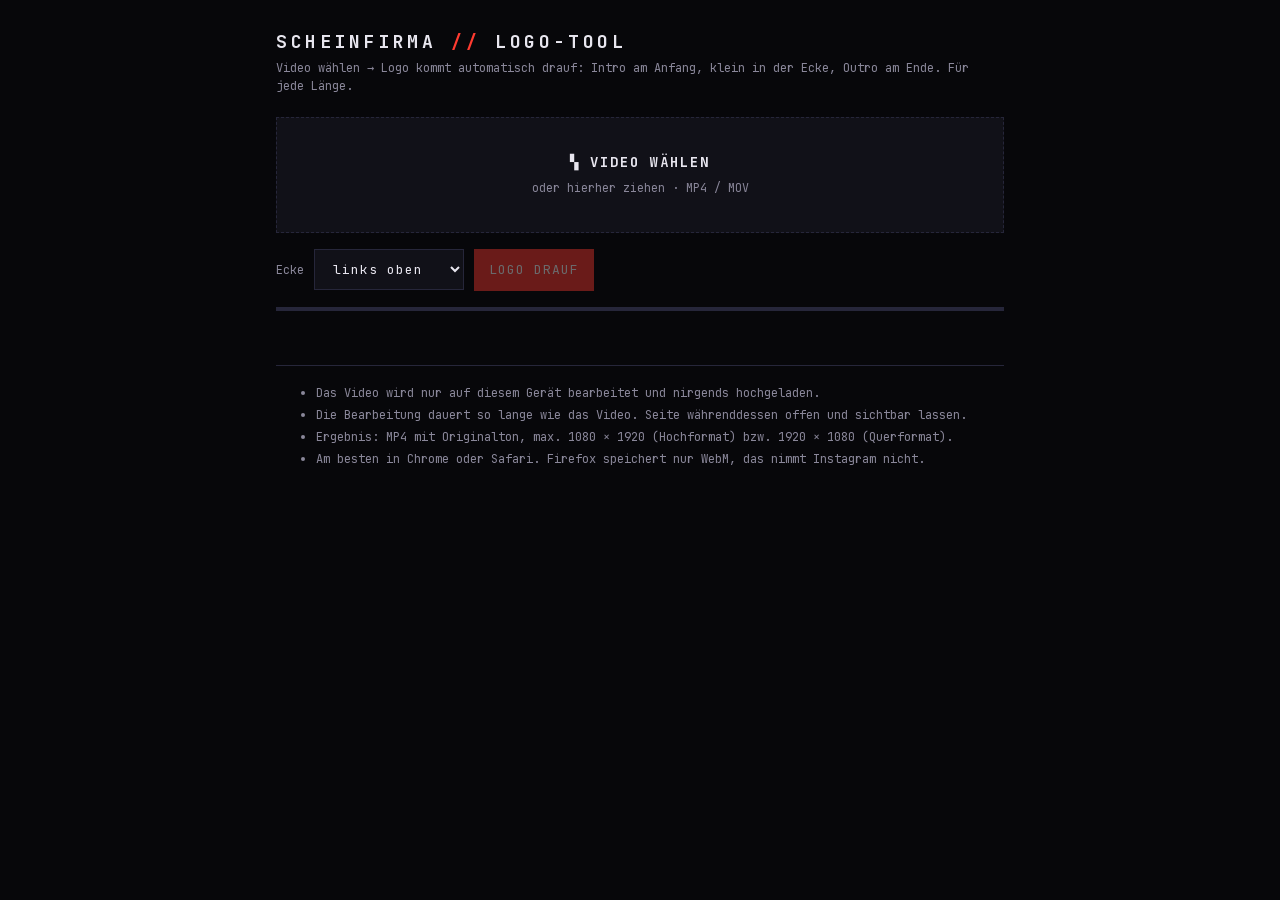
<file: logo-tool.html>
<!doctype html>
<html lang="de">
<head>
<meta charset="utf-8">
<meta name="viewport" content="width=device-width, initial-scale=1">
<title>Logo-Tool</title>
<link rel="icon" href="assets/brand/logo.png">
<link rel="stylesheet" href="assets/fonts/fonts.css">
<style>
  :root { --bg:#07070a; --panel:#111118; --line:#26263a; --txt:#e8e6ef; --dim:#8a879a; --red:#ff3b30; --cyan:#00e5ff; }
  * { box-sizing:border-box; }
  body { margin:0; background:var(--bg); color:var(--txt); font:14px/1.5 "JetBrains Mono", ui-monospace, monospace; }
  main { max-width:760px; margin:0 auto; padding:28px 16px 60px; }
  h1 { font-size:18px; letter-spacing:.2em; margin:0 0 4px; } h1 span { color:var(--red); }
  .sub { color:var(--dim); font-size:12px; margin:0 0 22px; }
  .drop { display:block; border:1px dashed var(--line); background:var(--panel); padding:34px 16px; text-align:center; cursor:pointer; }
  .drop.over { border-color:var(--red); }
  .drop b { display:block; letter-spacing:.14em; margin-bottom:4px; }
  .drop small { color:var(--dim); }
  .drop input { display:none; }
  .row { display:flex; flex-wrap:wrap; gap:10px; align-items:center; margin:16px 0; }
  .row label { color:var(--dim); font-size:12px; }
  select, button, .dl { font:inherit; font-size:13px; letter-spacing:.08em; background:var(--panel); color:var(--txt); border:1px solid var(--line); padding:10px 14px; }
  button.go, .dl { border-color:var(--red); color:#fff; background:var(--red); cursor:pointer; text-decoration:none; display:inline-block; }
  button:disabled { opacity:.4; cursor:default; }
  .stage { position:relative; background:#000; border:1px solid var(--line); margin-top:8px; }
  canvas, video.out { display:block; width:100%; max-height:70vh; object-fit:contain; background:#000; }
  .bar { height:4px; background:var(--line); margin-top:10px; } .bar i { display:block; height:100%; width:0; background:var(--red); box-shadow:0 0 8px var(--red); }
  .msg { font-size:12px; color:var(--dim); margin-top:8px; min-height:1.5em; } .msg.err { color:var(--red); }
  .info { margin-top:28px; font-size:12px; color:var(--dim); border-top:1px solid var(--line); padding-top:14px; }
  .info li { margin:4px 0; }
  video.src { position:absolute; width:1px; height:1px; opacity:0; pointer-events:none; }
  [hidden] { display:none !important; }
</style>
</head>
<body>
<main>
  <h1>SCHEINFIRMA <span>//</span> LOGO-TOOL</h1>
  <p class="sub">Video wählen → Logo kommt automatisch drauf: Intro am Anfang, klein in der Ecke, Outro am Ende. Für jede Länge.</p>

  <label class="drop" id="drop">
    <b>▚ VIDEO WÄHLEN</b><small>oder hierher ziehen · MP4 / MOV</small>
    <input type="file" id="file" accept="video/*">
  </label>

  <div class="row">
    <label for="corner">Ecke</label>
    <select id="corner"><option value="l">links oben</option><option value="r">rechts oben</option></select>
    <button class="go" id="go" disabled>LOGO DRAUF</button>
    <a class="dl" id="dl" hidden download>⬇ VIDEO SPEICHERN</a>
  </div>

  <div class="stage" id="stage" hidden>
    <canvas id="cv"></canvas>
    <video class="out" id="out" controls playsinline hidden></video>
  </div>
  <div class="bar"><i id="bar"></i></div>
  <div class="msg" id="msg"></div>

  <video class="src" id="src" playsinline preload="auto"></video>

  <ul class="info">
    <li>Das Video wird nur auf diesem Gerät bearbeitet und nirgends hochgeladen.</li>
    <li>Die Bearbeitung dauert so lange wie das Video. Seite währenddessen offen und sichtbar lassen.</li>
    <li>Ergebnis: MP4 mit Originalton, max. 1080 × 1920 (Hochformat) bzw. 1920 × 1080 (Querformat).</li>
    <li>Am besten in Chrome oder Safari. Firefox speichert nur WebM, das nimmt Instagram nicht.</li>
  </ul>
</main>

<script>
const LOGO = "[data-uri]";
const LA = 532 / 410, RED = "#ff3b30", CYAN = "#00e5ff";
const R = n => { const x = Math.sin(n * 127.1 + 311.7) * 43758.5453; return x - Math.floor(x); };
const clamp = (v, a = 0, b = 1) => Math.max(a, Math.min(b, v));
const lerp = (a, b, p) => a + (b - a) * p;
const easeIO = p => p < .5 ? 4 * p * p * p : 1 - Math.pow(-2 * p + 2, 3) / 2;
const seg = (t, a, b) => clamp((t - a) / (b - a));
const $ = id => document.getElementById(id);

/* Logo, eingefärbt */
const svg = new Image(); let L = null;
function tint(col) {
  const c = document.createElement("canvas"); c.width = 2000; c.height = Math.round(2000 / LA);
  const x = c.getContext("2d"); x.drawImage(svg, 0, 0, c.width, c.height);
  x.globalCompositeOperation = "source-in"; x.fillStyle = col; x.fillRect(0, 0, c.width, c.height);
  return c;
}
svg.onload = () => { L = { w: tint("#fff"), r: tint(RED), c: tint(CYAN) }; ready(); };
svg.src = LOGO;

function logo(x, src, cx, cy, w, a = 1) { const h = w / LA; x.globalAlpha = a; x.drawImage(src, cx - w / 2, cy - h / 2, w, h); x.globalAlpha = 1; }
function slice(x, src, cx, cy, w, y0, y1, dx = 0, dy = 0, a = 1) {
  const h = w / LA; x.globalAlpha = a;
  x.drawImage(src, 0, y0 * src.height, src.width, (y1 - y0) * src.height, cx - w / 2 + dx, cy - h / 2 + y0 * h + dy, w, (y1 - y0) * h);
  x.globalAlpha = 1;
}
function glitch(x, cx, cy, w, amt, seed) {
  logo(x, L.w, cx, cy, w);
  if (amt <= 0) return;
  x.globalCompositeOperation = "screen";
  for (let k = 0; k < 4; k++) {
    if (R(seed + k * 7) > amt) continue;
    const y0 = R(seed + k * 3) * .8, y1 = Math.min(1, y0 + .05 + R(seed + k * 5) * .25);
    slice(x, k % 2 ? L.c : L.r, cx, cy, w, y0, y1, (R(seed + k * 11) - .5) * .08 * w * (1 + amt), (R(seed + k) - .5) * .02 * w, .9);
  }
  x.globalCompositeOperation = "source-over";
  if (amt > .5) {
    const y0 = R(seed * 3.3) * .8, h = w / LA;
    x.fillStyle = "#000"; x.fillRect(cx - w / 2 - 4, cy - h / 2 + y0 * h, w + 8, .06 * h);
    slice(x, L.w, cx, cy, w, y0, y0 + .06, (R(seed * 1.7) - .5) * .15 * w);
  }
}
const snap = document.createElement("canvas");
function dark(x, W, H, a) { x.globalAlpha = a; x.fillStyle = "#000"; x.fillRect(0, 0, W, H); x.globalAlpha = 1; }

/* Variante 1 · Glitch-Schnitt, über dem Clip. t = Sekunden, D = Clip-Länge */
function drawV1(x, W, H, video, t, D, corner) {
  const P = Math.min(1.8, D * .3), O0 = D - P;          // kurze Clips: Phasen schrumpfen mit
  const portrait = H >= W, short = Math.min(W, H);
  const big = portrait ? W * .8 : W * .5, bw = short * (portrait ? .24 : .26);
  const bh = bw / LA, bx = corner === "r" ? W - W * .05 - bw / 2 : W * .05 + bw / 2, by = H * (portrait ? .14 : .08) + bh / 2;
  const cx = W / 2, cy = H / 2, sd = Math.floor(t * 24), s = P / 1.8;
  x.drawImage(video, 0, 0, W, H);
  if (t < P) {
    if (t < 1.2 * s) {
      dark(x, W, H, .82);
      if (t < .3 * s) { if (R(sd) > .45) glitch(x, cx, cy, big, 1, sd); }
      else glitch(x, cx, cy, big, 1 - seg(t, .3 * s, 1.2 * s) * .8, sd);
    } else {
      const p = easeIO(seg(t, 1.2 * s, P)), n = 12;
      for (let i = 0; i < n; i++) if (R(i + sd * 13) > p) { x.globalAlpha = .82; x.fillStyle = "#000"; x.fillRect(0, i * H / n, W, H / n + 1); x.globalAlpha = 1; }
      glitch(x, lerp(cx, bx, p), lerp(cy, by, p), lerp(big, bw, p), .5 * (1 - p), sd);
    }
  } else if (t < O0) {
    glitch(x, bx, by, bw, (t % 1.6) > 1.45 ? .8 : 0, sd);
  } else {
    const q = seg(t, O0, D);
    if (q < .35) {
      const p = easeIO(q / .35); dark(x, W, H, p * .75);
      glitch(x, lerp(bx, cx, p), lerp(by, cy, p), lerp(bw, big, p), .4, sd);
    } else if (q < .75) {
      const n = 10, bhh = H / n;
      if (snap.width !== W || snap.height !== H) { snap.width = W; snap.height = H; }   // Streifen des aktuellen Bildes
      snap.getContext("2d").drawImage(x.canvas, 0, 0);
      x.fillStyle = "#000"; x.fillRect(0, 0, W, H);
      for (let i = 0; i < n; i++) if (R(i + sd * 7) > .7) x.drawImage(snap, 0, i * bhh, W, bhh, (R(i + sd) - .5) * W * .2, i * bhh, W, bhh);
      glitch(x, cx, cy, big, 1, sd);
    } else {
      x.fillStyle = "#000"; x.fillRect(0, 0, W, H);
      const p = seg(q, .75, 1), n = 8;
      for (let i = 0; i < n; i++) if (R(i * 5 + sd) > p * 1.1) slice(x, L.w, cx, cy, big, i / n, (i + 1) / n, (R(i + sd) - .5) * big * p * .8, 0, 1 - p);
    }
  }
}

/* ── Ablauf ─────────────────────────────── */
const src = $("src"), cv = $("cv"), cx = cv.getContext("2d");
let file = null, busy = false;
function msg(t, err) { $("msg").textContent = t; $("msg").className = "msg" + (err ? " err" : ""); }
function ready() { $("go").disabled = !(file && L) || busy; }
function pickMime() {
  const c = ["video/mp4;codecs=avc1.640028,mp4a.40.2", "video/mp4;codecs=avc1,mp4a", "video/mp4", "video/webm;codecs=vp9,opus", "video/webm"];
  return c.find(m => window.MediaRecorder && MediaRecorder.isTypeSupported(m)) || "";
}
function load(f) {
  if (!f || !f.type.startsWith("video")) { msg("Bitte eine Videodatei wählen.", true); return; }
  file = f; $("dl").hidden = true; $("out").hidden = true; cv.hidden = false; $("bar").style.width = "0";
  src.src = URL.createObjectURL(f);
  src.onloadedmetadata = () => {
    let w = src.videoWidth, h = src.videoHeight;
    const k = Math.min(1920 / Math.max(w, h), 1080 / Math.min(w, h));  // auf Instagram-Größe
    w = Math.round(w * k / 2) * 2; h = Math.round(h * k / 2) * 2;
    cv.width = w; cv.height = h; $("stage").hidden = false;
    src.currentTime = .01;
    src.onseeked = () => { cx.drawImage(src, 0, 0, w, h); src.onseeked = null; };
    msg(`${f.name} · ${src.duration.toFixed(1)} s · Ausgabe ${w} × ${h}`); ready();
  };
  src.onerror = () => msg("Dieses Video kann der Browser nicht öffnen.", true);
}
$("file").onchange = e => load(e.target.files[0]);
const drop = $("drop");
drop.ondragover = e => { e.preventDefault(); drop.classList.add("over"); };
drop.ondragleave = () => drop.classList.remove("over");
drop.ondrop = e => { e.preventDefault(); drop.classList.remove("over"); load(e.dataTransfer.files[0]); };

let actx = null, asrc = null, adest = null;
$("go").onclick = async () => {
  const mime = pickMime();
  if (!mime) { msg("Dieser Browser kann kein Video aufnehmen. Bitte Chrome oder Safari nutzen.", true); return; }
  busy = true; ready(); $("dl").hidden = true; $("out").hidden = true; cv.hidden = false;
  const W = cv.width, H = cv.height, D = src.duration, corner = $("corner").value;
  // Ton des Videos in die Aufnahme leiten (nicht über Lautsprecher)
  if (!actx) { actx = new (window.AudioContext || window.webkitAudioContext)(); asrc = actx.createMediaElementSource(src); adest = actx.createMediaStreamDestination(); asrc.connect(adest); }
  await actx.resume();
  const stream = cv.captureStream(30);
  adest.stream.getAudioTracks().forEach(t => stream.addTrack(t));
  const rec = new MediaRecorder(stream, { mimeType: mime, videoBitsPerSecond: 12e6, audioBitsPerSecond: 192e3 });
  const chunks = []; rec.ondataavailable = e => e.data.size && chunks.push(e.data);
  src.pause(); src.currentTime = 0;
  await new Promise(r => { src.onseeked = () => { src.onseeked = null; r(); }; });
  let done = false;
  const paint = () => {
    if (done) return;
    drawV1(cx, W, H, src, src.currentTime, D, corner);
    $("bar").style.width = (src.currentTime / D * 100) + "%";
    if (src.requestVideoFrameCallback) src.requestVideoFrameCallback(paint); else requestAnimationFrame(paint);
  };
  drawV1(cx, W, H, src, 0, D, corner);
  rec.start(250);
  msg("Läuft … Seite offen lassen.");
  try { await src.play(); } catch (e) { msg("Abspielen blockiert: " + e.message, true); rec.stop(); busy = false; ready(); return; }
  paint();
  // Ende: Video zu Ende → letzte Outro-Bilder schwarz ausklingen lassen
  src.onended = () => {
    done = true;
    cx.fillStyle = "#000"; cx.fillRect(0, 0, W, H);
    setTimeout(() => rec.stop(), 150);
  };
  rec.onstop = () => {
    const type = mime.split(";")[0], blob = new Blob(chunks, { type });
    const url = URL.createObjectURL(blob), ext = type.includes("mp4") ? "mp4" : "webm";
    const name = file.name.replace(/\.[^.]+$/, "") + "_scheinfirma." + ext;
    const out = $("out"); out.src = url; out.hidden = false; cv.hidden = true;
    const dl = $("dl"); dl.href = url; dl.download = name; dl.hidden = false;
    $("bar").style.width = "100%";
    msg(ext === "mp4" ? `Fertig: ${name} (${(blob.size / 1e6).toFixed(1)} MB)` : `Fertig, aber als WebM. Für Instagram bitte Chrome oder Safari nutzen.`, ext !== "mp4");
    stream.getVideoTracks().forEach(t => t.stop());
    busy = false; ready();
  };
};
</script>
</body>
</html>
</file>
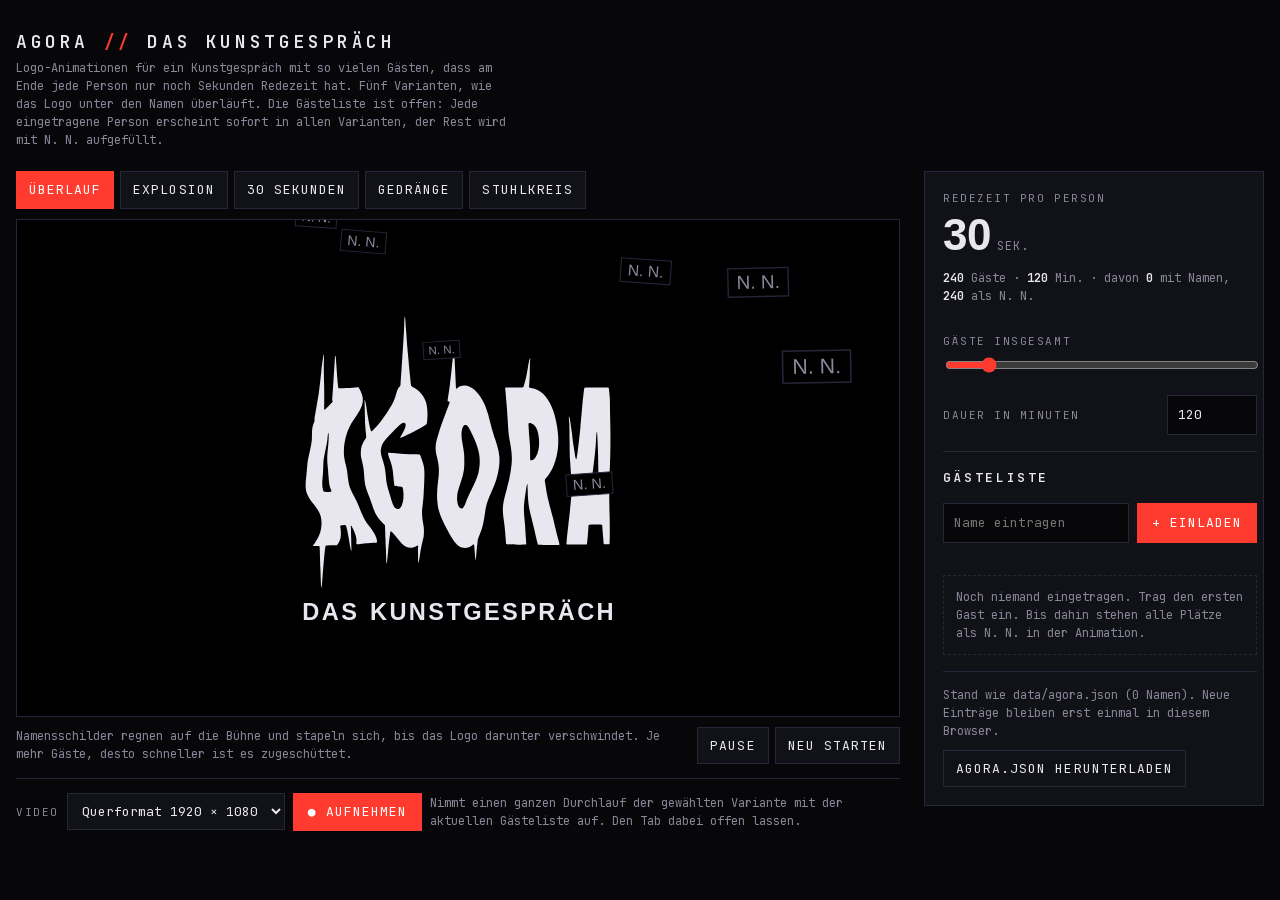
<file: backend/agora.html>
<!doctype html><html lang='de'><head><meta charset=utf-8><meta name=viewport content='width=device-width,initial-scale=1'><script>window.AGORA_BACKEND = true;</script></head><body style='margin:0'><title>AGORA · Backend</title>
<meta name="claude:viewport-fit-sides" content="cover">
<link rel="stylesheet" href="../assets/fonts/fonts.css">
<style>
  /* Layout: Bühne (16:9) links, Gästeliste rechts; am Handy untereinander. Bewusst nur dunkel, wie die Scheinfirma-Seiten. */
  :root {
    --bg: #07070a; --panel: #111118; --line: #26263a; --txt: #e8e6ef; --dim: #8a879a; --red: #ff3b30;
    --mono: "JetBrains Mono", ui-monospace, Menlo, monospace;
    --display: "Jost", Futura, "Futura PT", "Century Gothic", sans-serif;
    color-scheme: dark;
  }
  * { box-sizing: border-box; }
  body { background: var(--bg); color: var(--txt); font: 14px/1.5 var(--mono); }
  main { max-width: 1280px; margin: 0 auto; padding-block: 28px 60px;
    padding-left: max(16px, env(safe-area-inset-left, 0px)); padding-right: max(16px, env(safe-area-inset-right, 0px)); }
  h1 { font-size: 18px; letter-spacing: .2em; margin: 0 0 4px; font-weight: 600; }
  h1 span { color: var(--red); }
  .sub { color: var(--dim); font-size: 12px; margin: 0 0 22px; max-width: 70ch; }
  .grid { display: grid; grid-template-columns: minmax(0, 1fr) 340px; gap: 24px; align-items: start; }
  @media (max-width: 900px) { .grid { grid-template-columns: minmax(0, 1fr); } }
  .tabs { display: flex; flex-wrap: wrap; gap: 6px; margin-bottom: 10px; }
  button, input { font: inherit; font-size: 13px; color: var(--txt); }
  .tab, .ctl { background: var(--panel); border: 1px solid var(--line); padding: 8px 12px; letter-spacing: .08em; cursor: pointer; }
  .tab[aria-selected="true"] { border-color: var(--red); background: var(--red); color: #fff; }
  .tab:hover, .ctl:hover { border-color: var(--dim); }
  button:focus-visible, input:focus-visible { outline: 2px solid var(--red); outline-offset: 2px; }
  .stage { position: relative; background: #000; border: 1px solid var(--line); }
  canvas { display: block; width: 100%; height: auto; max-height: 75vh; object-fit: contain; }
  .export { display: flex; flex-wrap: wrap; gap: 8px; align-items: center; margin-top: 14px; padding-top: 14px; border-top: 1px solid var(--line); }
  .export select { font: inherit; font-size: 13px; color: var(--txt); background: var(--panel); border: 1px solid var(--line); padding: 8px 10px; }
  .rec { background: var(--red); border: 1px solid var(--red); color: #fff; padding: 8px 14px; letter-spacing: .08em; cursor: pointer; font: inherit; font-size: 13px; }
  .rec:disabled, .ctl:disabled, .tab:disabled, .export select:disabled { opacity: .4; cursor: default; }
  .recmsg { color: var(--dim); font-size: 12px; flex: 1 1 220px; margin: 0; font-variant-numeric: tabular-nums; }
  .recmsg.err { color: var(--red); }
  .under { display: flex; flex-wrap: wrap; gap: 10px; align-items: center; justify-content: space-between; margin-top: 10px; }
  .desc { color: var(--dim); font-size: 12px; margin: 0; min-width: 0; flex: 1 1 260px; }
  .ctls { display: flex; gap: 6px; }
  aside { background: var(--panel); border: 1px solid var(--line); padding: 18px; display: grid; gap: 16px; min-width: 0; }
  h2 { font-size: 13px; letter-spacing: .2em; margin: 0; font-weight: 600; }
  .big { font-family: var(--display); font-weight: 800; font-size: 44px; line-height: 1; letter-spacing: -.01em; }
  .big small { font-family: var(--mono); font-size: 12px; font-weight: 400; color: var(--dim); letter-spacing: .08em; margin-left: 6px; }
  .label { color: var(--dim); font-size: 11px; letter-spacing: .14em; text-transform: uppercase; display: block; margin-bottom: 6px; }
  .row { display: flex; gap: 8px; align-items: center; }
  input[type=text], input[type=number] { background: var(--bg); border: 1px solid var(--line); padding: 9px 10px; min-width: 0; flex: 1; }
  input[type=number] { flex: 0 0 90px; }
  input[type=range] { width: 100%; accent-color: var(--red); }
  .add { background: var(--red); border: 1px solid var(--red); color: #fff; padding: 9px 14px; cursor: pointer; letter-spacing: .08em; }
  .add:disabled { opacity: .4; cursor: default; }
  .hint { color: var(--dim); font-size: 12px; margin: 0; }
  .hint.err { color: var(--red); }
  .math { font-size: 12px; color: var(--dim); font-variant-numeric: tabular-nums; }
  .math b { color: var(--txt); font-weight: 600; }
  ul.names { list-style: none; margin: 0; padding: 0; display: flex; flex-wrap: wrap; gap: 6px; max-height: 320px; overflow: auto; }
  ul.names li { display: inline-flex; align-items: center; gap: 4px; border: 1px solid var(--line); background: var(--bg); padding: 3px 4px 3px 9px; font-size: 12px; max-width: 100%; }
  ul.names li span { overflow-wrap: anywhere; }
  ul.names button { background: none; border: 0; color: var(--dim); cursor: pointer; padding: 0 5px; font-size: 14px; line-height: 1; }
  ul.names button:hover { color: var(--red); }
  .empty { color: var(--dim); font-size: 12px; border: 1px dashed var(--line); padding: 12px; margin: 0; }
  .filebox { display: grid; gap: 10px; border-top: 1px solid var(--line); padding-top: 14px; }
  hr { border: 0; border-top: 1px solid var(--line); margin: 0; }
</style>

<main>
  <h1>AGORA <span>//</span> DAS KUNSTGESPRÄCH</h1>
  <p class="sub">Logo-Animationen für ein Kunstgespräch mit so vielen Gästen, dass am Ende jede Person nur noch Sekunden Redezeit hat. Fünf Varianten, wie das Logo unter den Namen überläuft. Die Gästeliste ist offen: Jede eingetragene Person erscheint sofort in allen Varianten, der Rest wird mit N.&nbsp;N. aufgefüllt.</p>

  <div class="grid">
    <section aria-label="Animation">
      <div class="tabs" role="tablist" id="tabs"></div>
      <div class="stage"><canvas id="cv" aria-label="AGORA-Logo-Animation"></canvas></div>
      <div class="under">
        <p class="desc" id="desc"></p>
        <div class="ctls">
          <button class="ctl" id="play" type="button">PAUSE</button>
          <button class="ctl" id="restart" type="button">NEU STARTEN</button>
        </div>
      </div>
      <div class="export">
        <label class="label" for="format" style="margin:0">Video</label>
        <select id="format">
          <option value="quer">Querformat 1920 × 1080</option>
          <option value="hoch">Hochformat 1080 × 1920</option>
          <option value="quadrat">Quadrat 1080 × 1080</option>
        </select>
        <button class="rec" id="rec" type="button">● AUFNEHMEN</button>
        <button class="ctl" id="saveAgain" type="button" hidden>ERNEUT SPEICHERN</button>
        <p class="recmsg" id="recmsg">Nimmt einen ganzen Durchlauf der gewählten Variante mit der aktuellen Gästeliste auf. Den Tab dabei offen lassen.</p>
      </div>
    </section>

    <aside aria-label="Gästeliste">
      <div>
        <span class="label">Redezeit pro Person</span>
        <div class="big" id="perPerson">30<small>SEK.</small></div>
        <p class="math" id="math"></p>
      </div>
      <div>
        <label class="label" for="gesamt">Gäste insgesamt</label>
        <input type="range" id="gesamt" min="1" max="2000" step="1" value="240">
      </div>
      <div class="row">
        <label class="label" for="dauer" style="margin:0;flex:1">Dauer in Minuten</label>
        <input type="number" id="dauer" min="5" max="1440" step="5" value="120">
      </div>
      <hr>
      <h2>GÄSTELISTE <span id="count" class="math"></span></h2>
      <form id="addForm" class="row" autocomplete="off">
        <input type="text" id="gast-name" maxlength="80" placeholder="Name eintragen" aria-label="Name eines Gastes">
        <button class="add" id="addBtn" type="submit">+ EINLADEN</button>
      </form>
      <p class="hint" id="status">Liste wird geladen …</p>
      <ul class="names" id="names"></ul>
      <p class="empty" id="empty" hidden>Noch niemand eingetragen. Trag den ersten Gast ein. Bis dahin stehen alle Plätze als N.&nbsp;N. in der Animation.</p>
      <div class="filebox" id="filebox" hidden>
        <p class="hint" id="fileinfo"></p>
        <div class="row" style="flex-wrap:wrap">
          <button class="ctl" id="dlJson" type="button">AGORA.JSON HERUNTERLADEN</button>
          <button class="ctl" id="resetLocal" type="button" hidden>ÄNDERUNGEN VERWERFEN</button>
        </div>
      </div>
    </aside>
  </div>
</main>

<script>
(() => {
  const LOGO_D = "M6386 17119 c-9 -26 -26 -333 -26 -454 0 -66 -4 -185 -10 -265 -5 -80 -14 -237 -20 -350 -18 -363 -64 -1087 -100 -1600 -12 -162 -26 -367 -31 -455 -5 -88 -21 -315 -36 -505 -14 -190 -29 -417 -33 -505 -7 -173 -12 -190 -67 -238 -67 -59 -129 -167 -161 -282 -169 -602 -257 -788 -635 -1355 -287 -429 -533 -738 -851 -1067 -95 -99 -107 -106 -130 -70 -29 44 -161 628 -181 797 -4 30 -13 84 -21 120 -8 36 -33 195 -55 355 -41 303 -63 426 -106 585 -38 145 -46 138 -39 -35 3 -82 11 -400 16 -705 5 -305 14 -625 20 -710 9 -146 13 -196 40 -480 34 -365 37 -326 -31 -425 -210 -312 -281 -522 -282 -840 -1 -187 6 -239 74 -530 89 -379 115 -540 129 -810 33 -580 71 -773 238 -1190 95 -236 149 -385 248 -681 207 -619 299 -779 677 -1178 l142 -149 7 -171 c4 -94 15 -389 23 -656 9 -267 20 -546 26 -620 5 -74 13 -314 17 -533 6 -270 12 -401 19 -408 14 -14 30 38 38 126 3 33 12 116 20 185 8 69 20 179 25 245 6 66 15 163 20 215 5 52 14 149 20 215 27 300 106 951 122 1003 6 19 16 32 26 32 38 0 317 -311 551 -615 70 -91 158 -184 235 -248 239 -201 556 -222 825 -57 50 31 90 39 92 18 1 -7 0 -248 -1 -534 -1 -359 1 -524 8 -528 11 -6 14 3 45 124 20 78 61 325 78 470 12 108 92 514 129 655 102 390 93 334 106 642 8 190 -2 297 -52 592 -53 309 -64 415 -64 635 0 189 6 264 45 566 27 211 46 423 55 635 5 116 16 336 25 490 44 818 30 1095 -74 1420 -61 192 -173 501 -187 515 -12 13 -77 16 -402 22 -401 6 -662 21 -1107 64 -430 41 -463 42 -473 14 -15 -41 9 -130 128 -471 126 -360 164 -551 200 -994 24 -298 56 -542 75 -571 17 -26 33 -29 260 -49 254 -23 241 -13 269 -195 61 -387 27 -767 -89 -1005 -78 -161 -150 -221 -256 -213 -156 11 -270 176 -378 543 -11 39 -68 230 -125 425 -174 591 -191 675 -231 1150 -32 374 -62 526 -179 897 -151 480 -165 646 -80 903 83 248 233 439 759 964 402 401 523 496 631 496 188 0 133 -308 -130 -729 -153 -243 -153 -243 155 -106 504 225 1193 595 1355 729 46 38 52 54 69 210 46 413 23 851 -61 1149 -118 422 -422 782 -817 971 -114 54 -123 64 -132 146 -3 36 -10 90 -15 120 -5 30 -16 143 -25 250 -8 107 -20 220 -25 250 -5 30 -16 143 -25 250 -8 107 -20 220 -25 250 -5 30 -23 228 -40 440 -17 212 -35 408 -40 435 -5 28 -18 183 -30 345 -11 162 -43 592 -71 955 -27 363 -50 685 -50 715 0 59 -24 249 -33 258 -3 2 -8 -1 -10 -9z M9456 15013 c-23 -88 -57 -313 -62 -403 -7 -134 -169 -1645 -189 -1759 -8 -47 -24 -153 -35 -236 -34 -238 -60 -416 -71 -470 -18 -101 -39 -284 -33 -299 6 -16 25 -23 78 -28 55 -5 59 -31 21 -138 -42 -120 -136 -365 -260 -680 -115 -293 -222 -590 -300 -835 -31 -99 -79 -249 -106 -333 -213 -666 -232 -932 -104 -1464 149 -621 159 -860 65 -1581 -49 -383 -67 -864 -41 -1157 26 -301 30 -326 85 -563 53 -230 154 -487 334 -852 104 -210 355 -682 392 -735 9 -14 52 -83 95 -155 239 -400 456 -590 718 -629 205 -31 400 32 601 193 21 17 42 31 47 31 27 0 40 -112 68 -570 11 -171 30 -385 37 -409 13 -42 37 95 54 299 22 283 78 814 101 975 7 45 29 111 64 190 202 459 284 773 385 1495 59 418 147 715 348 1170 195 443 265 619 337 841 173 538 247 1097 201 1514 -33 290 -86 507 -241 990 -171 529 -217 685 -310 1050 -115 450 -124 486 -156 589 -31 102 -115 344 -163 470 -60 157 -197 418 -320 609 -160 250 -428 504 -629 596 -283 131 -568 112 -772 -53 -108 -86 -111 -83 -119 124 -12 306 -27 613 -51 1105 -13 275 -29 639 -33 808 -9 291 -19 372 -36 300z m810 -4691 c86 -62 173 -211 363 -617 351 -749 467 -1221 433 -1765 -36 -556 -131 -862 -490 -1574 -191 -378 -310 -650 -392 -896 -63 -190 -166 -330 -240 -330 -198 0 -329 403 -276 850 20 165 62 325 171 650 238 708 269 874 270 1435 0 412 -7 483 -95 1012 -71 434 -80 511 -80 700 1 218 36 380 103 480 59 86 158 109 233 55z M1333 14745 c-13 -46 -67 -367 -83 -495 -31 -246 -40 -317 -45 -340 -3 -14 -12 -104 -20 -200 -9 -96 -20 -200 -25 -230 -5 -30 -17 -131 -25 -225 -8 -93 -22 -219 -30 -280 -8 -60 -19 -153 -25 -205 -6 -52 -17 -144 -25 -205 -8 -60 -21 -162 -29 -225 -8 -63 -74 -455 -146 -870 -77 -440 -129 -765 -125 -780 19 -74 18 -81 -28 -178 -92 -196 -127 -414 -127 -796 0 -367 -24 -539 -140 -1026 -91 -379 -135 -618 -150 -825 -17 -239 -32 -406 -67 -720 -96 -862 -34 -1097 456 -1725 382 -489 483 -715 498 -1115 17 -466 -128 -919 -419 -1303 -166 -221 -170 -210 67 -195 90 6 176 8 190 5 48 -9 52 -32 59 -387 3 -181 17 -629 31 -995 13 -366 29 -788 34 -939 5 -150 13 -277 19 -283 20 -20 42 125 62 402 6 80 15 199 20 265 5 66 14 183 20 260 6 77 15 199 20 270 6 72 19 220 30 330 11 110 20 218 20 240 0 22 20 218 45 435 40 345 48 398 66 415 22 22 171 32 520 34 l175 1 31 33 c69 71 147 235 189 397 43 163 42 424 -1 671 -24 134 -16 140 167 147 141 5 165 -2 186 -55 55 -137 187 -800 232 -1163 12 -91 59 -294 82 -353 24 -62 31 -41 24 79 -5 65 -12 353 -16 639 -5 286 -14 589 -20 673 -6 85 -9 157 -5 160 16 16 45 -26 109 -154 201 -405 271 -668 238 -899 -17 -127 -17 -127 234 -100 329 34 699 65 856 72 207 8 203 5 195 114 -17 218 -136 451 -441 864 -316 428 -415 609 -630 1153 -132 333 -198 475 -370 794 -242 451 -311 645 -351 988 -9 73 -17 136 -20 140 -2 4 -13 95 -24 203 -11 108 -25 215 -30 239 -5 24 -17 81 -26 128 -9 47 -35 162 -57 255 -105 451 -124 599 -115 913 15 525 183 1160 420 1577 34 60 149 239 255 398 224 334 283 430 357 577 168 335 196 608 95 912 -46 139 -181 412 -215 434 -20 13 -41 13 -196 0 -223 -20 -480 -33 -795 -42 l-251 -6 -17 23 c-9 14 -16 44 -16 74 0 27 -5 84 -11 125 -5 41 -14 134 -20 205 -5 72 -14 184 -20 250 -10 128 -26 350 -59 820 -35 489 -39 525 -61 525 -18 0 -28 -83 -39 -310 -11 -233 -43 -755 -80 -1295 -11 -154 -29 -408 -39 -565 -11 -157 -25 -356 -32 -442 -11 -154 -11 -158 10 -184 12 -15 21 -33 21 -40 0 -28 -131 -177 -303 -346 -179 -176 -216 -202 -231 -163 -3 9 -3 233 0 498 4 324 1 707 -10 1167 -18 770 -20 1132 -7 1425 5 110 6 238 2 285 -7 85 -7 85 -18 45z m309 -5015 c8 -214 -9 -526 -47 -840 -52 -429 -56 -758 -15 -1105 21 -179 31 -297 55 -642 34 -479 54 -590 147 -811 45 -106 45 -122 3 -134 -50 -15 -408 -23 -432 -9 -27 14 -56 91 -85 223 -28 129 -30 495 -3 669 15 101 25 268 45 784 5 138 14 286 21 330 27 194 63 385 109 585 91 400 115 552 149 930 18 200 46 211 53 20z M14186 14483 c-43 -135 -71 -266 -116 -546 -27 -169 -56 -334 -64 -365 -8 -31 -20 -93 -27 -137 -21 -140 -120 -526 -176 -682 -23 -67 -21 -66 -615 -60 -440 5 -518 3 -529 -9 -9 -11 -7 -58 10 -211 11 -109 41 -450 66 -758 60 -752 62 -785 85 -1210 32 -592 47 -724 140 -1265 88 -515 110 -705 110 -970 0 -487 -123 -1204 -346 -2018 -245 -892 -259 -1071 -148 -1902 59 -443 79 -646 106 -1059 18 -276 26 -348 38 -364 24 -29 177 -36 752 -37 541 0 505 -6 494 83 -3 23 -13 166 -21 317 -30 524 -46 757 -75 1085 -72 792 -66 970 61 1780 103 663 113 677 123 175 13 -604 59 -1058 140 -1369 23 -88 225 -906 246 -1001 54 -231 69 -298 75 -330 3 -19 15 -73 26 -120 11 -47 27 -112 34 -145 62 -264 109 -443 122 -457 8 -9 31 -19 51 -23 53 -9 1232 -23 1262 -15 36 9 36 37 0 170 -17 63 -46 174 -65 245 -18 72 -38 146 -44 165 -6 19 -32 125 -57 235 -24 110 -51 220 -59 245 -8 25 -44 175 -81 335 -36 159 -68 293 -70 297 -3 5 -23 77 -44 161 -37 141 -56 213 -131 487 -27 98 -45 169 -119 475 -34 142 -96 435 -110 520 -5 33 -16 101 -25 150 -18 108 -27 166 -60 393 -28 197 -26 215 39 268 137 113 379 503 489 789 300 775 364 1487 220 2440 -141 940 -438 1638 -876 2062 -186 179 -475 315 -754 354 -47 7 -94 19 -105 29 l-20 16 22 264 c16 199 24 396 30 790 4 289 10 532 13 540 10 29 17 230 8 230 -5 0 -16 -21 -25 -47z m73 -4018 c290 -77 459 -414 502 -1001 23 -312 -3 -601 -73 -809 -112 -334 -250 -505 -408 -505 -76 0 -73 -16 -71 398 2 377 -2 475 -44 982 -30 361 -54 715 -57 834 -3 120 20 136 151 101z M17880 12690 c-140 -3 -263 -9 -272 -14 -10 -4 -22 -24 -27 -45 -10 -41 -88 -758 -126 -1171 -46 -489 -63 -687 -110 -1240 -22 -265 -144 -1373 -160 -1450 -7 -36 -16 -96 -20 -135 -4 -38 -13 -99 -20 -135 -7 -36 -16 -96 -20 -135 -8 -72 -31 -145 -46 -145 -21 0 -67 185 -84 340 -4 36 -13 97 -21 135 -8 39 -28 165 -45 280 -16 116 -32 217 -34 225 -2 8 -9 67 -15 130 -7 63 -16 133 -20 156 -5 22 -16 112 -25 200 -8 87 -20 182 -25 209 -5 28 -16 106 -24 175 -41 347 -110 741 -140 798 -20 38 -30 9 -23 -66 4 -31 11 -129 17 -217 6 -88 13 -167 16 -175 3 -8 10 -460 14 -1005 5 -544 13 -1046 19 -1115 6 -69 15 -199 21 -290 6 -91 15 -226 20 -300 5 -74 13 -193 16 -264 8 -156 14 -166 100 -166 78 0 94 -11 94 -63 0 -50 -27 -274 -34 -286 -3 -4 -19 -131 -36 -282 -17 -151 -37 -305 -45 -344 -7 -38 -23 -164 -34 -280 -12 -115 -37 -363 -56 -550 -20 -187 -35 -356 -35 -375 0 -19 -45 -431 -100 -915 -55 -484 -100 -902 -100 -930 0 -27 -7 -106 -15 -175 -13 -110 -13 -127 1 -147 l15 -23 622 2 622 3 11 25 c13 28 71 697 84 977 9 185 15 215 47 228 10 3 185 9 390 12 399 6 412 5 427 -44 3 -10 24 -270 46 -578 24 -313 47 -571 54 -585 l11 -25 167 -3 c141 -2 168 0 182 13 20 20 23 898 6 1740 -33 1652 -31 2099 10 2970 44 943 53 1989 25 3005 -8 294 -15 713 -15 930 0 376 -2 411 -34 735 -19 187 -38 348 -41 357 -4 10 -23 22 -43 28 -39 10 -729 11 -1192 0z m504 -2792 c12 -55 45 -681 51 -978 3 -107 7 -253 10 -325 2 -71 7 -303 10 -515 11 -803 15 -1010 25 -1175 32 -560 34 -626 16 -643 -25 -26 -466 -32 -486 -7 -14 17 0 308 21 420 5 28 16 131 25 229 8 99 17 183 19 186 2 4 9 56 15 116 5 60 14 141 20 179 5 39 17 126 25 195 9 69 20 154 25 190 5 36 12 92 15 125 3 33 10 92 15 130 5 39 16 133 25 210 8 77 20 178 26 225 5 47 16 157 24 245 7 88 18 198 24 245 6 47 17 216 26 375 16 294 31 504 41 563 6 37 21 42 28 10z";
  const LW = 1942, LH = 1733;
  const logoPath = new Path2D(LOGO_D);
  const C = { bg: "#000", txt: "#e8e6ef", dim: "#8a879a", nn: "#5d5a6c", line: "#26263a", red: "#ff3b30" };
  const FONT = '"Jost", Futura, "Futura PT", "Century Gothic", sans-serif';
  const reduce = matchMedia("(prefers-reduced-motion: reduce)").matches;

  // ---------- Zustand ----------
  let names = [];           // [{id, name}]
  let totalTarget = 240, minutes = 120, uiSaved = false;
  const BACKEND = !!window.AGORA_BACKEND;   // im Scheinfirma-Backend: Liste aus data/agora.json + Browser
  try { const s = JSON.parse(localStorage.getItem("agora-ui") || "{}"); if (s.g) { totalTarget = s.g; uiSaved = true; } if (s.m) minutes = s.m; } catch (e) {}
  const total = () => Math.max(totalTarget, names.length, 1);
  const perPerson = () => (minutes * 60) / total();

  // ---------- Zufall ----------
  function rng(seed) { return () => { seed |= 0; seed = seed + 0x6D2B79F5 | 0; let t = Math.imul(seed ^ seed >>> 15, 1 | seed); t = t + Math.imul(t ^ t >>> 7, 61 | t) ^ t; return ((t ^ t >>> 14) >>> 0) / 4294967296; }; }
  let R = rng(1);
  const rr = (a, b) => a + (b - a) * R();

  function makePool() {
    const arr = names.map(n => ({ t: n.name, real: true }));
    const fill = total() - arr.length;
    for (let i = 0; i < fill; i++) arr.push({ t: "N. N.", real: false });
    for (let i = arr.length - 1; i > 0; i--) { const j = Math.floor(R() * (i + 1)); [arr[i], arr[j]] = [arr[j], arr[i]]; }
    return arr;
  }

  // ---------- Bühne ----------
  const cv = document.getElementById("cv");
  const ctx = cv.getContext("2d");
  let W = 0, H = 0, dpr = 1, L = null, K = 1, pts = [];

  let recSize = null;
  function layout() {
    if (recSize) { dpr = 1; [W, H] = recSize; }
    else { const r = cv.parentElement.getBoundingClientRect(); dpr = Math.min(2, window.devicePixelRatio || 1); W = Math.max(280, r.width - 2); H = W * 9 / 16; }
    K = Math.sqrt(W * H) / 675;
    cv.width = Math.round(W * dpr); cv.height = Math.round(H * dpr);
    const h = Math.min(H * 0.56, W * 0.84 * LH / LW), w = h * LW / LH;
    L = { x: (W - w) / 2, y: (H - h * (1 + SUB_GAP + SUB_H)) / 2, w, h, sub: true };
    samplePoints();
  }
  function logoTransform(c, box) { c.translate(box.x, box.y + box.h); const s = box.h / LH; c.scale(s * 0.1, -s * 0.1); }
  function drawLogo(c, box, color, alpha = 1) { c.save(); c.globalAlpha = alpha; logoTransform(c, box); c.fillStyle = color; c.fill(logoPath); c.restore(); if (box.sub) drawSub(c, box, color, alpha); }
  // Untertitel wie „FIRMA“ beim Scheinfirma-Logo: breit gesperrt, über die volle Logobreite verteilt
  const SUB = "DAS KUNSTGESPRÄCH", SUB_GAP = 0.03, SUB_H = 0.085;
  function drawSub(c, box, color, alpha = 1) {
    const fs = box.h * SUB_H; c.save(); c.globalAlpha = alpha; c.fillStyle = color;
    c.font = `800 ${fs}px ${FONT}`; c.textAlign = "left"; c.textBaseline = "alphabetic";
    const chars = [...SUB], ws = chars.map(ch => ch === " " ? fs * 0.35 : c.measureText(ch).width);
    const gap = (box.w - ws.reduce((a, b) => a + b, 0)) / (chars.length - 1);
    let x = box.x; const y = box.y + box.h * (1 + SUB_GAP) + fs * 0.86;
    chars.forEach((ch, i) => { if (ch !== " ") c.fillText(ch, x, y); x += ws[i] + gap; });
    c.restore();
  }
  function clipLogo(c, box) { logoTransform(c, box); c.clip(logoPath); c.setTransform(dpr, 0, 0, dpr, 0, 0); }
  function samplePoints() {
    const o = document.createElement("canvas"); o.width = 240; o.height = Math.round(240 * LH / LW);
    const c = o.getContext("2d"); drawLogo(c, { x: 0, y: 0, w: o.width, h: o.height, sub: false }, "#fff");
    const d = c.getImageData(0, 0, o.width, o.height).data; pts = [];
    for (let y = 0; y < o.height; y += 2) for (let x = 0; x < o.width; x += 2) if (d[(y * o.width + x) * 4 + 3] > 128) pts.push([x / o.width, y / o.height]);
  }
  const pt = () => { const p = pts[Math.floor(R() * pts.length)]; return [L.x + p[0] * L.w, L.y + p[1] * L.h]; };
  function offscreen() { const o = document.createElement("canvas"); o.width = cv.width; o.height = cv.height; const c = o.getContext("2d"); c.setTransform(dpr, 0, 0, dpr, 0, 0); return [o, c]; }
  const font = (px, w = 500) => `${w} ${px}px ${FONT}`;

  function tag(c, item, x, y, size, rot) {
    c.save(); c.translate(x, y); c.rotate(rot);
    c.font = font(size, item.real ? 800 : 500);
    const tw = c.measureText(item.t).width, px = size * 0.45, h = size * 1.5;
    c.fillStyle = "#000"; c.fillRect(0, 0, tw + px * 2, h);
    c.lineWidth = Math.max(1, size / 14); c.strokeStyle = item.real ? C.red : C.line; c.strokeRect(0, 0, tw + px * 2, h);
    c.fillStyle = item.real ? C.txt : C.dim; c.textAlign = "left"; c.textBaseline = "middle"; c.fillText(item.t, px, h / 2 + size * 0.05);
    c.restore();
    return [tw + px * 2, h];
  }
  function word(c, item, x, y, size, rot, alpha = 1, colReal = C.txt, colNN = C.dim) {
    c.save(); c.globalAlpha = alpha; c.translate(x, y); c.rotate(rot);
    c.font = font(size, item.real ? 800 : 500); c.fillStyle = item.real ? colReal : colNN;
    c.textAlign = "center"; c.textBaseline = "middle"; c.fillText(item.t, 0, 0); c.restore();
  }
  const ease = s => s < 0 ? 0 : s > 1 ? 1 : s * s * (3 - 2 * s);

  // ---------- Varianten ----------
  const V = {};

  V.flut = {
    label: "ÜBERLAUF", desc: "Namensschilder regnen auf die Bühne und stapeln sich, bis das Logo darunter verschwindet. Je mehr Gäste, desto schneller ist es zugeschüttet.",
    init() {
      this.pool = makePool(); this.i = 0; this.acc = 0; this.fall = []; this.done = -1;
      [this.pile, this.pc] = offscreen();
      this.bin = 6; this.h = new Float32Array(Math.ceil(W / this.bin) + 1);
    },
    step(t, dt) {
      const rate = Math.min(420, 8 * Math.exp(0.62 * t)) * Math.max(0.6, K);
      if (this.done < 0) { this.acc += rate * dt; while (this.acc >= 1) { this.acc--; this.spawn(); } }
      ctx.fillStyle = C.bg; ctx.fillRect(0, 0, W, H);
      drawLogo(ctx, L, C.txt);
      ctx.drawImage(this.pile, 0, 0, W, H);
      for (const f of this.fall) {
        if (!f.rest) {
          f.vy += 900 * K * dt; f.y += f.vy * dt;
          const b0 = Math.max(0, Math.floor(f.x / this.bin)), b1 = Math.min(this.h.length - 1, Math.ceil((f.x + f.w) / this.bin));
          let top = 0; for (let b = b0; b <= b1; b++) top = Math.max(top, this.h[b]);
          const floor = H - top;
          if (f.y + f.hh >= floor) {
            f.y = floor - f.hh; f.rest = true;
            tag(this.pc, f.item, f.x, f.y, f.size, f.rot);
            for (let b = b0; b <= b1; b++) this.h[b] = Math.max(this.h[b], H - f.y - f.hh * 0.25);
          }
        }
        if (!f.rest) tag(ctx, f.item, f.x, f.y, f.size, f.rot);
      }
      this.fall = this.fall.filter(f => !f.rest);
      let mn = Infinity; for (const v of this.h) mn = Math.min(mn, v);
      if (this.done < 0 && (mn > H * 1.02 || t > 22)) this.done = t;
      return this.done > 0 && t > this.done + 2.2;
    },
    spawn() {
      const item = this.pool[this.i++ % this.pool.length];
      const size = rr(11, item.real ? 30 : 24) * K; ctx.font = font(size, item.real ? 800 : 500);
      const w = ctx.measureText(item.t).width + size * 0.9;
      this.fall.push({ item, size, w, hh: size * 1.5, x: rr(-w * 0.3, W - w * 0.7), y: -size * 2, vy: rr(80, 260) * K, rot: rr(-0.08, 0.08), rest: false });
    }
  };

  V.explosion = {
    label: "EXPLOSION", desc: "Das Logo hält den Druck nicht aus: Es zittert, platzt und schleudert alle Namen über die Bühne. Danach sammeln sie sich wieder zum Logo.",
    init() {
      const pool = makePool(); const n = Math.min(900, Math.max(160, pool.length));
      const cx = L.x + L.w / 2, cy = L.y + L.h / 2;
      this.p = [];
      for (let i = 0; i < n; i++) {
        const item = pool[i % pool.length]; const [hx, hy] = pt();
        const a = Math.atan2(hy - cy, hx - cx) + rr(-0.5, 0.5), sp = rr(150, 1100) * K;
        this.p.push({ item, hx, hy, vx: Math.cos(a) * sp, vy: Math.sin(a) * sp - rr(0, 200) * K, size: rr(8, item.real ? 30 : 20) * K, rot: rr(-0.3, 0.3), vr: rr(-4, 4) });
      }
    },
    pos(p, tau) { const k = 1.7, f = (1 - Math.exp(-k * tau)) / k; return [p.hx + p.vx * f, p.hy + p.vy * f + 40 * K * tau * tau * 0.5, p.rot + p.vr * f]; },
    step(t) {
      const B = 3.2, RET = 7.6, END = 10.4;
      ctx.fillStyle = C.bg; ctx.fillRect(0, 0, W, H);
      if (t < B) {
        const s = Math.pow(t / B, 3), j = s * 9 * K;
        const box = { ...L, x: L.x + rr(-j, j), y: L.y + rr(-j, j) };
        const sc = 1 + 0.025 * s * Math.sin(t * 40);
        box.x -= (sc - 1) * L.w / 2; box.w *= sc; box.h *= sc; box.y -= (sc - 1) * L.h / 2;
        drawLogo(ctx, box, s > 0.6 && Math.sin(t * 50) > 0 ? C.red : C.txt);
        // Namen drücken von innen gegen die Kanten
        const m = Math.floor(s * 60);
        ctx.save(); clipLogo(ctx, box);
        for (let i = 0; i < m; i++) { const p = this.p[i]; word(ctx, p.item, p.hx, p.hy, p.size * 0.6, p.rot, 1, "#000", "#000"); }
        ctx.restore();
      } else if (t < END) {
        const tau = t - B;
        const back = ease((t - RET) / (END - RET - 0.4));
        if (tau < 0.7) drawLogo(ctx, { x: L.x - L.w * 0.25 * tau, y: L.y - L.h * 0.25 * tau, w: L.w * (1 + 0.5 * tau), h: L.h * (1 + 0.5 * tau) }, C.txt, 1 - tau / 0.7);
        if (back > 0) drawLogo(ctx, L, C.txt, back * back);
        for (const p of this.p) {
          let [x, y, r] = this.pos(p, Math.min(tau, RET - B));
          if (back > 0) { x += (p.hx - x) * back; y += (p.hy - y) * back; r *= 1 - back; }
          word(ctx, p.item, x, y, p.size * (1 - 0.6 * back), r, 1 - back * back);
        }
        if (tau < 0.35) { ctx.fillStyle = `rgba(255,255,255,${(1 - tau / 0.35) * 0.9})`; ctx.fillRect(0, 0, W, H); }
      } else drawLogo(ctx, L, C.txt);
      return t > END + 1.2;
    }
  };

  V.redezeit = {
    label: "30 SEKUNDEN", desc: "Alle kommen dran, nacheinander. Jeder Name bekommt seinen Slot mit Countdown, und die Slots werden immer kürzer, bis die Namen nur noch flackern. Die Uhr zeigt, wie lang der Abend wirklich wäre.",
    init() {
      this.pool = makePool(); this.cum = [0]; let s = 0;
      for (let i = 0; i < this.pool.length; i++) { s += Math.max(0.03, 1.5 * Math.pow(0.86, i)); this.cum.push(s); }
      this.end = s; this.wall = this.pool.map(() => [rr(0, W), rr(0, H), rr(7, 13) * K, rr(-0.15, 0.15)]);
    },
    step(t) {
      ctx.fillStyle = C.bg; ctx.fillRect(0, 0, W, H);
      const n = this.pool.length, per = perPerson();
      if (t < this.end) {
        let i = 0, lo = 0, hi = n - 1; while (lo <= hi) { const m = (lo + hi) >> 1; if (this.cum[m] <= t) { i = m; lo = m + 1; } else hi = m - 1; }
        const frac = (t - this.cum[i]) / (this.cum[i + 1] - this.cum[i]);
        // Wand der schon Abgehakten
        for (let k = Math.max(0, i - 400); k < i; k++) { const w = this.wall[k]; word(ctx, this.pool[k], w[0], w[1], w[2], w[3], 0.35, C.dim, C.nn); }
        drawLogo(ctx, { x: 18 * K, y: 16 * K, w: H * 0.16 * LW / LH, h: H * 0.16 }, C.txt);
        const item = this.pool[i];
        let size = H * 0.13; ctx.font = font(size, 800);
        const tw = ctx.measureText(item.t).width; if (tw > W * 0.86) size *= W * 0.86 / tw;
        ctx.fillStyle = "#000"; ctx.fillRect(0, H * 0.36, W, H * 0.34);
        word(ctx, item, W / 2, H * 0.47, size, 0, 1, C.txt, C.txt);
        const bw = W * 0.5, bx = (W - bw) / 2, by = H * 0.6;
        ctx.fillStyle = C.line; ctx.fillRect(bx, by, bw, 4 * K);
        ctx.fillStyle = C.red; ctx.fillRect(bx, by, bw * (1 - frac), 4 * K);
        const left = Math.ceil(per * (1 - frac));
        ctx.font = `600 ${13 * K}px "JetBrains Mono", monospace`; ctx.fillStyle = C.dim; ctx.textAlign = "center"; ctx.textBaseline = "top";
        ctx.fillText(`REDEZEIT ${fmtSec(left)}`, W / 2, by + 12 * K);
        ctx.textAlign = "right";
        ctx.fillText(`REDNER ${i + 1} / ${n}`, W - 18 * K, 18 * K);
        ctx.fillText(`UHR ${clock(i * per)}`, W - 18 * K, 38 * K);
      } else {
        const s = ease((t - this.end) / 0.8);
        drawLogo(ctx, { x: L.x + L.w * 0.075, y: L.y - H * 0.06, w: L.w * 0.85, h: L.h * 0.85, sub: true }, C.txt, s);
        ctx.globalAlpha = s; ctx.font = `600 ${15 * K}px "JetBrains Mono", monospace`; ctx.fillStyle = C.txt; ctx.textAlign = "center"; ctx.textBaseline = "top";
        ctx.fillText(`${n} GÄSTE · ${minutes} MIN · ${fmtPer(per)} PRO PERSON`, W / 2, L.y + L.h * 0.85 * (1 + SUB_GAP + SUB_H) - H * 0.06 + 26 * K);
        ctx.globalAlpha = 1;
      }
      return t > this.end + 4;
    }
  };

  V.fuellung = {
    label: "GEDRÄNGE", desc: "Die Buchstaben füllen sich mit Namen, bis kein Platz mehr ist. Dann quellen die Namen über den Rand, das Logo geht in der Menge unter und taucht am Ende wieder auf.",
    init() { this.pool = makePool(); this.i = 0; this.acc = 0; [this.o, this.oc] = offscreen(); },
    step(t, dt) {
      const IN = 6.2, OUT = 9.2, END = 11.5;
      ctx.fillStyle = C.bg; ctx.fillRect(0, 0, W, H);
      if (t < OUT) {
        const inside = t < IN;
        const rate = inside ? Math.min(900, 6 * Math.exp(0.85 * t)) : Math.min(1400, 300 * Math.exp(1.2 * (t - IN)));
        this.acc += rate * dt;
        const c = this.oc;
        if (inside) { c.save(); clipLogo(c, L); }
        while (this.acc >= 1) {
          this.acc--; const item = this.pool[this.i++ % this.pool.length];
          let x, y, size;
          if (inside) { [x, y] = pt(); size = rr(6, item.real ? 18 : 12) * K; }
          else { const near = R() < 0.6; [x, y] = near ? pt() : [rr(0, W), rr(0, H)]; if (near) { x += rr(-1, 1) * L.w * 0.35 * (t - IN); y += rr(-1, 1) * L.h * 0.3 * (t - IN); } size = rr(7, item.real ? 22 : 14) * K; }
          word(c, item, x, y, size, R() < 0.2 ? -Math.PI / 2 : rr(-0.1, 0.1), 1, inside ? C.txt : C.red, inside ? "#bdbacb" : C.dim);
        }
        if (inside) c.restore();
        drawLogo(ctx, L, C.txt, inside ? 0.1 : 0.1 * (1 - (t - IN) / (OUT - IN)));
        ctx.drawImage(this.o, 0, 0, W, H);
      } else {
        const s = t - OUT;
        if (s < 0.12) { ctx.fillStyle = C.red; ctx.fillRect(0, 0, W, H); }
        drawLogo(ctx, L, C.txt);
      }
      return t > END;
    }
  };

  function fmtSec(s) { const m = Math.floor(s / 60), r = Math.max(0, Math.round(s % 60)); return `${m}:${String(r).padStart(2, "0")}`; }
  function fmtPer(s) { return s >= 120 ? `${(s / 60).toFixed(s % 60 ? 1 : 0).replace(".", ",")} MIN.` : s >= 10 ? `${Math.round(s)} SEK.` : `${s.toFixed(1).replace(".", ",")} SEK.`; }
  function clock(sec) { const start = 19 * 3600, x = start + sec; const h = Math.floor(x / 3600) % 24, m = Math.floor(x % 3600 / 60); return `${String(h).padStart(2, "0")}:${String(m).padStart(2, "0")}`; }

  // ---------- Steuerung ----------
  V.stuhlkreis = {
    label: "STUHLKREIS", desc: "Alle sitzen im Kreis um das Logo. Für jeden neuen Gast rückt ein Stuhl dazu, ist der Kreis voll, beginnt dahinter der nächste. Die Kamera zoomt mit heraus, bis aus dem Stuhlkreis ein Amphitheater wird.",
    init() {
      this.pool = makePool();
      // Welt-Einheiten: innerer Kreis, Ringabstand, Abstand der Stühle auf dem Kreis
      const R0 = 300, DR = 170, SP = 74;
      this.seats = []; let ring = 0;
      while (this.seats.length < this.pool.length) {
        const r = R0 + ring * DR, cap = Math.floor(2 * Math.PI * r / SP), off = ring * 0.37;
        for (let j = 0; j < cap && this.seats.length < this.pool.length; j++) this.seats.push({ r, a: off + 2 * Math.PI * j / cap - Math.PI / 2, ring });
        ring++;
      }
      this.pool.forEach((item, i) => { this.seats[i].item = item; this.seats[i].born = -1; });
      this.T = 11; this.cam = 1; this.endAt = -1;
    },
    step(t, dt) {
      const N = this.seats.length;
      const n = Math.min(N, Math.floor(8 * Math.pow(Math.max(1, N / 8), Math.min(1, t / this.T))));
      for (let i = 0; i < n; i++) if (this.seats[i].born < 0) this.seats[i].born = t;
      if (n >= N && this.endAt < 0) this.endAt = t;
      const outer = (n ? this.seats[n - 1].r : 300) + 150;
      const target = Math.min(W, H) * 0.47 / outer;
      this.cam += (target - this.cam) * Math.min(1, dt * 3);
      const cam = this.cam;

      ctx.fillStyle = C.bg; ctx.fillRect(0, 0, W, H);
      ctx.save(); ctx.translate(W / 2, H / 2); ctx.scale(cam, cam);
      // Lockup in der Mitte
      const lw = 380, lh = lw * LH / LW;
      drawLogo(ctx, { x: -lw / 2, y: -lh * (1 + SUB_GAP + SUB_H) / 2, w: lw, h: lh, sub: true }, C.txt);
      const showText = 12 * cam > 2.2, cs = 26;
      for (let i = 0; i < n; i++) {
        const s = this.seats[i], k = ease((t - s.born) / 0.5);
        const r = s.r + (1 - k) * 120;
        ctx.save(); ctx.globalAlpha = k; ctx.rotate(s.a); ctx.translate(r, 0);
        // Stuhl: Sitzfläche zur Mitte, Lehne außen
        ctx.fillStyle = s.item.real ? C.red : "#3a3848";
        ctx.fillRect(-cs / 2, -cs / 2, cs, cs);
        ctx.fillStyle = s.item.real ? C.txt : C.dim;
        ctx.fillRect(cs / 2 + 3, -cs / 2 - 2, 6, cs + 4);
        if (showText) {
          ctx.font = font(13, s.item.real ? 800 : 500); ctx.fillStyle = s.item.real ? C.txt : C.dim; ctx.textBaseline = "middle";
          const flip = Math.cos(s.a) < 0;
          if (flip) { ctx.rotate(Math.PI); ctx.textAlign = "right"; ctx.fillText(s.item.t, -cs / 2 - 18, 0); }
          else { ctx.textAlign = "left"; ctx.fillText(s.item.t, cs / 2 + 18, 0); }
        }
        ctx.restore();
      }
      ctx.restore();
      const rings = n ? this.seats[n - 1].ring + 1 : 0;
      ctx.font = `600 ${12 * K}px "JetBrains Mono", monospace`; ctx.fillStyle = C.dim; ctx.textAlign = "left"; ctx.textBaseline = "bottom";
      ctx.fillText(`${n} STÜHLE · ${rings} ${rings === 1 ? "REIHE" : "REIHEN"}`, 18 * K, H - 16 * K);
      return this.endAt >= 0 && t > this.endAt + 3;
    }
  };

  const order = ["flut", "explosion", "redezeit", "fuellung", "stuhlkreis"];
  let cur = "flut", t = 0, last = 0, playing = !reduce, cycle = 0;
  try { const s = localStorage.getItem("agora-variant"); if (V[s]) cur = s; } catch (e) {}
  const tabs = document.getElementById("tabs");
  for (const k of order) {
    const b = document.createElement("button"); b.className = "tab"; b.type = "button"; b.role = "tab"; b.id = "tab-" + k;
    b.textContent = V[k].label; b.onclick = () => select(k); tabs.appendChild(b);
  }
  function select(k) {
    cur = k; try { localStorage.setItem("agora-variant", k); } catch (e) {}
    for (const b of tabs.children) b.setAttribute("aria-selected", b.id === "tab-" + k);
    document.getElementById("desc").textContent = V[k].desc;
    restart();
  }
  function restart() { R = rng(++cycle * 7919); t = 0; V[cur].init(); if (!playing) frame(true); }
  const playBtn = document.getElementById("play");
  playBtn.onclick = () => { playing = !playing; playBtn.textContent = playing ? "PAUSE" : "ABSPIELEN"; last = performance.now(); if (playing) requestAnimationFrame(loop); };
  playBtn.textContent = playing ? "PAUSE" : "ABSPIELEN";
  document.getElementById("restart").onclick = restart;

  function frame(still) {
    ctx.setTransform(dpr, 0, 0, dpr, 0, 0);
    if (still) { // ruhendes Standbild: ein paar Sekunden vorspulen
      const target = cur === "redezeit" ? 3 : cur === "explosion" ? 5 : 7;
      for (let s = 0; s < target; s += 1 / 30) V[cur].step(s, 1 / 30);
      t = target; return;
    }
    if (V[cur].step(t, 1 / 60)) restart();
  }
  function loop(now) {
    if (!playing) return;
    const dt = Math.min(0.1, (now - last) / 1000); last = now; t += dt;
    ctx.setTransform(dpr, 0, 0, dpr, 0, 0);
    const ended = V[cur].step(t, dt);
    if (recStop) {
      $("recmsg").textContent = `Aufnahme läuft … ${Math.floor(t)} s. Den Tab offen lassen.`;
      if (ended) { const s = recStop; recStop = null; s(); return; }
    } else if (ended) restart();
    requestAnimationFrame(loop);
  }

  // ---------- Video-Export ----------
  const FORMATS = { quer: [1920, 1080], hoch: [1080, 1920], quadrat: [1080, 1080] };
  let recStop = null, lastVideo = null;
  function recMsg(text, err) { const m = $("recmsg"); m.textContent = text; m.className = "recmsg" + (err ? " err" : ""); }
  function lockForRec(on) { for (const id of ["rec", "format", "play", "restart", "gesamt", "dauer"]) $(id).disabled = on; for (const b of tabs.children) b.disabled = on; }
  async function record() {
    const mime = ["video/mp4;codecs=avc1.640028", "video/mp4;codecs=avc1", "video/mp4", "video/webm;codecs=vp9", "video/webm"]
      .find(m => window.MediaRecorder && MediaRecorder.isTypeSupported(m));
    if (!cv.captureStream || !mime) { recMsg("Dieser Browser kann keine Videos aufnehmen. Am besten Chrome oder Safari nehmen.", true); return; }
    const fmt = $("format").value;
    lockForRec(true); $("saveAgain").hidden = true;
    recSize = FORMATS[fmt]; layout();
    R = rng(++cycle * 7919); t = 0; V[cur].init();
    ctx.setTransform(dpr, 0, 0, dpr, 0, 0); V[cur].step(0, 0);
    const rec = new MediaRecorder(cv.captureStream(30), { mimeType: mime, videoBitsPerSecond: 12e6 });
    const chunks = []; rec.ondataavailable = e => { if (e.data.size) chunks.push(e.data); };
    const stopped = new Promise(r => rec.onstop = r);
    rec.start(250);
    const wasPlaying = playing; playing = true; playBtn.textContent = "PAUSE";
    await new Promise(res => { recStop = () => { setTimeout(() => rec.stop(), 300); res(); }; last = performance.now(); requestAnimationFrame(loop); });
    await stopped;
    recSize = null; layout(); lockForRec(false);
    playing = wasPlaying; playBtn.textContent = playing ? "PAUSE" : "ABSPIELEN";
    restart(); if (playing) { last = performance.now(); requestAnimationFrame(loop); }
    const ext = mime.startsWith("video/mp4") ? "mp4" : "webm";
    lastVideo = { blob: new Blob(chunks, { type: mime.split(";")[0] }), name: `agora-${V[cur].label.toLowerCase().replace(/[^a-z0-9äöü]+/g, "-")}-${fmt}.${ext}` };
    saveVideo();
  }
  async function saveVideo() {
    if (!lastVideo) return;
    const mb = (lastVideo.blob.size / 1048576).toFixed(1).replace(".", ",");
    let dl = null; try { dl = await window.claude?.use?.("downloads"); } catch (e) {}
    if (!dl) {
      if (window.claude) { recMsg("Speichern geht in dieser Ansicht nicht. Öffne die Seite in claude.ai im Browser.", true); return; }
      const a = document.createElement("a"); a.href = URL.createObjectURL(lastVideo.blob); a.download = lastVideo.name; a.click();
      recMsg(`${lastVideo.name} (${mb} MB) gespeichert.`); return;
    }
    recMsg(`${lastVideo.name} (${mb} MB) ist fertig. Bitte das Speichern bestätigen.`);
    try { await dl.save({ filename: lastVideo.name, data: lastVideo.blob }); recMsg(`${lastVideo.name} (${mb} MB) gespeichert.`); $("saveAgain").hidden = true; }
    catch (e) {
      $("saveAgain").hidden = false;
      if (e?.code === "declined") recMsg("Nicht gespeichert. Du kannst es erneut versuchen.");
      else if (e?.code === "rate_limited") recMsg("Es ist schon ein Speichern-Dialog offen. Kurz warten, dann erneut speichern.", true);
      else recMsg("Speichern hat nicht geklappt. Erneut versuchen oder die Seite im Browser öffnen.", true);
    }
  }
  document.getElementById("rec").onclick = record;
  document.getElementById("saveAgain").onclick = saveVideo;

  // ---------- Gästeliste & Rechnung ----------
  const $ = id => document.getElementById(id);
  const gesamt = $("gesamt"), dauer = $("dauer");
  gesamt.value = totalTarget; dauer.value = minutes;
  function saveUI() { try { localStorage.setItem("agora-ui", JSON.stringify({ g: totalTarget, m: minutes })); } catch (e) {} }
  function renderMath() {
    gesamt.min = Math.max(1, names.length);
    if (+gesamt.value < names.length) gesamt.value = names.length;
    const n = total(), p = perPerson();
    const [num, unit] = fmtPer(p).split(" ");
    $("perPerson").innerHTML = ""; $("perPerson").append(num); const sm = document.createElement("small"); sm.textContent = unit; $("perPerson").append(sm);
    $("math").innerHTML = `<b>${n}</b> Gäste · <b>${minutes}</b> Min. · davon <b>${names.length}</b> mit Namen, <b>${n - names.length}</b> als N.&nbsp;N.`;
    $("count").textContent = names.length ? `(${names.length})` : "";
  }
  let rebuildT = 0;
  function poolChanged() { renderMath(); clearTimeout(rebuildT); rebuildT = setTimeout(() => { if (!recSize && (cur !== "flut" || t < 1)) restart(); }, 400); }
  gesamt.oninput = () => { totalTarget = +gesamt.value; saveUI(); poolChanged(); };
  dauer.oninput = () => { const v = +dauer.value; if (v > 0) { minutes = v; saveUI(); renderMath(); } };

  let db = null, canWrite = true;
  const list = $("names"), status = $("status");
  function renderNames() {
    list.innerHTML = "";
    for (const n of names) {
      const li = document.createElement("li"); const sp = document.createElement("span"); sp.textContent = n.name; li.append(sp);
      if (canWrite) { const x = document.createElement("button"); x.type = "button"; x.textContent = "×"; x.setAttribute("aria-label", n.name + " entfernen"); x.onclick = () => removeName(n); li.append(x); }
      list.append(li);
    }
    $("empty").hidden = names.length > 0;
    renderMath();
  }
  function setStatus(msg, err) { status.textContent = msg; status.className = "hint" + (err ? " err" : ""); status.hidden = !msg; }

  $("addForm").addEventListener("submit", async e => {
    e.preventDefault();
    const inp = $("gast-name"); const v = inp.value.replace(/\s+/g, " ").trim();
    if (!v) return;
    if (names.some(n => n.name.toLowerCase() === v.toLowerCase())) { setStatus(`${v} steht schon auf der Liste.`, true); return; }
    inp.value = "";
    if (!db) { names.push({ id: "local-" + Date.now(), name: v }); renderNames(); poolChanged(); if (BACKEND) saveLocal(); return; }
    $("addBtn").disabled = true;
    try { await db.collection("gaeste").add({ name: v, t: Date.now() }); setStatus(""); }
    catch (err) {
      inp.value = v;
      if (err && err.code === "invalid_argument") { canWrite = false; lockInputs(); setStatus("Du kannst die Liste ansehen, aber nicht ändern. Bitte die Person, die sie geteilt hat, um Bearbeitungsrechte.", true); }
      else if (err && err.code === "quota_exceeded") setStatus("Die Liste ist voll. Erst Namen entfernen, dann neue eintragen.", true);
      else setStatus("Eintragen hat nicht geklappt. Versuch es gleich noch einmal.", true);
    } finally { $("addBtn").disabled = !canWrite; }
  });
  async function removeName(n) {
    if (!db) { names = names.filter(x => x !== n); renderNames(); poolChanged(); if (BACKEND) saveLocal(); return; }
    try { await db.collection("gaeste").doc(n.id).delete(); }
    catch (err) { setStatus("Entfernen hat nicht geklappt.", true); }
  }
  function lockInputs() { $("gast-name").disabled = true; $("addBtn").disabled = true; renderNames(); }

  // ---------- Backend: feste Liste in data/agora.json, Änderungen im Browser ----------
  const LKEY = "scheinfirma.agora.v1";
  let fileNames = [];
  async function connectFile() {
    let meta = {};
    try { const r = await fetch("../data/agora.json?t=" + Date.now()); if (!r.ok) throw 0; meta = await r.json(); }
    catch (e) { setStatus("data/agora.json konnte nicht geladen werden. Einträge bleiben nur in diesem Browser.", true); }
    fileNames = (Array.isArray(meta.gaeste) ? meta.gaeste : []).map(x => String(x).replace(/\s+/g, " ").trim().slice(0, 80)).filter(Boolean);
    if (!uiSaved) { if (meta.gesamt > 0) totalTarget = meta.gesamt; if (meta.minuten > 0) minutes = meta.minuten; gesamt.value = totalTarget; dauer.value = minutes; }
    let local = null; try { local = JSON.parse(localStorage.getItem(LKEY)); } catch (e) {}
    names = (Array.isArray(local) ? local : fileNames).map((n, i) => ({ id: "n" + i, name: n }));
    if (status.className === "hint") setStatus("");
    renderNames(); poolChanged(); updateFileBox();
  }
  function saveLocal() { try { localStorage.setItem(LKEY, JSON.stringify(names.map(n => n.name))); } catch (e) {} updateFileBox(); }
  function updateFileBox() {
    $("filebox").hidden = false;
    const now = names.map(n => n.name), add = now.filter(n => !fileNames.includes(n)).length, rem = fileNames.filter(n => !now.includes(n)).length;
    const changed = add || rem;
    $("fileinfo").textContent = changed
      ? `Nur in diesem Browser: ${add} neu, ${rem} entfernt. Damit es für alle gilt: agora.json herunterladen, in website/data/ ersetzen und committen.`
      : `Stand wie data/agora.json (${fileNames.length} ${fileNames.length === 1 ? "Name" : "Namen"}). Neue Einträge bleiben erst einmal in diesem Browser.`;
    $("resetLocal").hidden = !changed;
  }
  if (BACKEND) {
    $("dlJson").onclick = () => {
      const json = JSON.stringify({ gaeste: names.map(n => n.name), gesamt: totalTarget, minuten: minutes }, null, 2) + "\n";
      const a = document.createElement("a"); a.href = URL.createObjectURL(new Blob([json], { type: "application/json" })); a.download = "agora.json"; a.click();
    };
    $("resetLocal").onclick = () => { try { localStorage.removeItem(LKEY); } catch (e) {} names = fileNames.map((n, i) => ({ id: "n" + i, name: n })); renderNames(); poolChanged(); updateFileBox(); };
    // Höhe an das Backend melden, damit der Rahmen mitwächst
    const report = () => parent.postMessage({ agoraH: document.documentElement.scrollHeight }, "*");
    new ResizeObserver(report).observe(document.body); addEventListener("load", report);
  }

  async function connect() {
    if (BACKEND) return connectFile();
    let user = null;
    try { [db, user] = await Promise.all([window.claude?.use?.("db"), window.claude?.use?.("user")]); } catch (e) { db = null; }
    if (!db) { setStatus("Die Liste wird hier nicht gespeichert: Einträge gelten nur, solange diese Seite offen ist."); renderNames(); return; }
    try { const c = await user?.can?.("data.write"); if (c === false) { canWrite = false; lockInputs(); setStatus("Nur ansehen: Du kannst keine Gäste eintragen."); } } catch (e) {}
    let timer = setTimeout(() => setStatus("Die Liste ist gerade nicht erreichbar. Sie lädt, sobald die Verbindung steht.", true), 10000);
    db.collection("gaeste").orderBy("t").onSnapshot(snap => {
      names = snap.docs.map(d => ({ id: d.id, name: String(d.data().name || "").slice(0, 80) })).filter(n => n.name);
      if (!snap.metadata.fromCache) { clearTimeout(timer); if (canWrite) setStatus(""); }
      renderNames(); poolChanged();
    }, err => { clearTimeout(timer); setStatus("Die Liste konnte nicht geladen werden.", true); });
  }

  // ---------- Start ----------
  let resizeT = 0;
  addEventListener("resize", () => { clearTimeout(resizeT); resizeT = setTimeout(() => { if (recSize) return; layout(); restart(); }, 150); });
  (document.fonts ? document.fonts.ready : Promise.resolve()).then(() => {
    layout(); renderMath(); select(cur);
    last = performance.now(); if (playing) requestAnimationFrame(loop);
    connect();
  });
})();
</script>
</body></html>
</file>
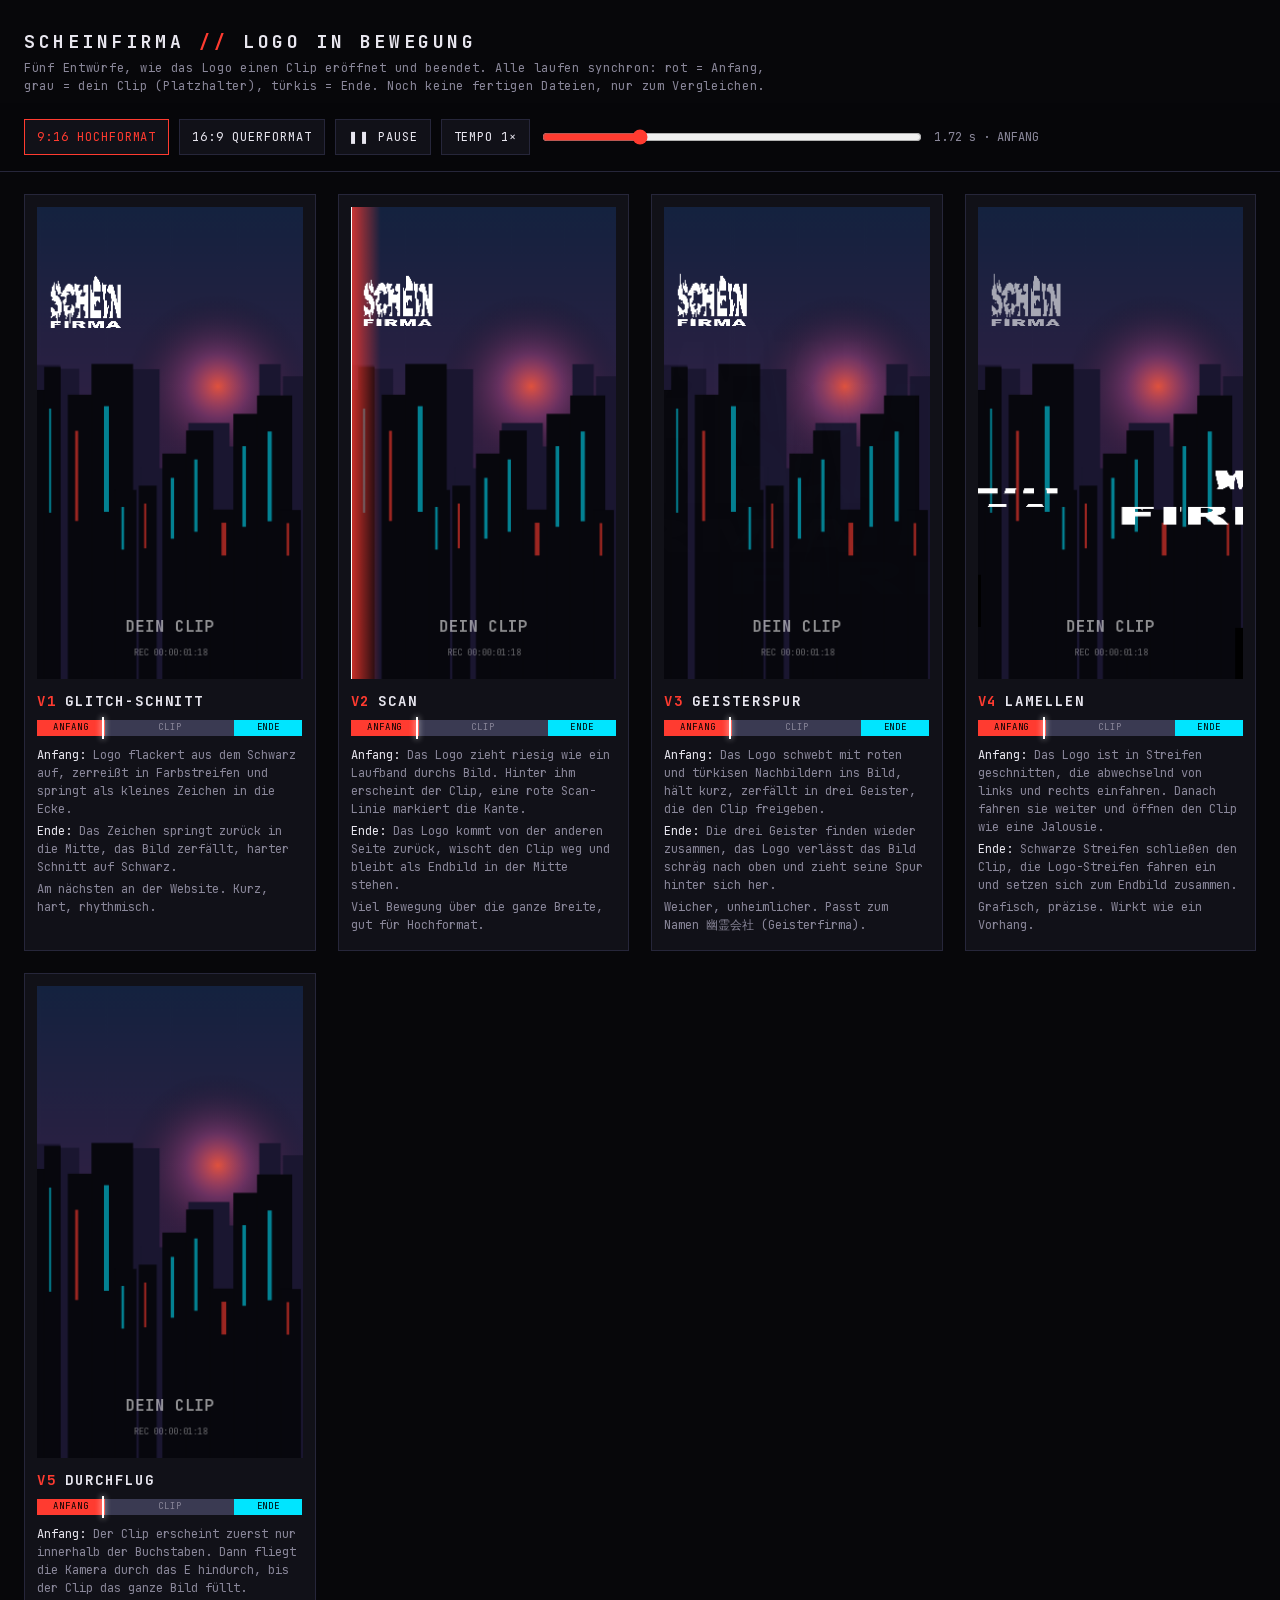
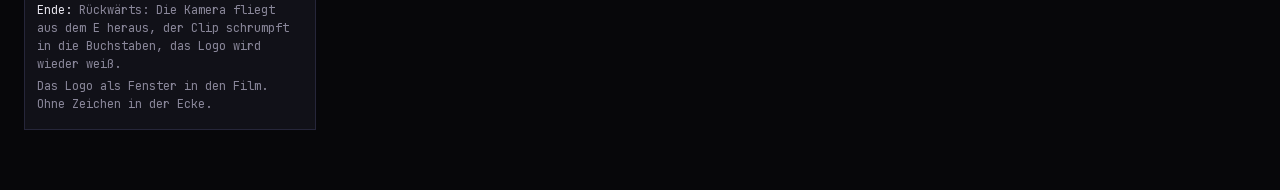
<file: backend/logo-varianten.html>
<!doctype html>
<html lang="de">
<head>
<meta charset="utf-8">
<meta name="viewport" content="width=device-width, initial-scale=1">
<title>Logo-Varianten</title>
<link rel="stylesheet" href="../assets/fonts/fonts.css">
<style>
  :root { --bg:#07070a; --panel:#111118; --line:#26263a; --txt:#e8e6ef; --dim:#8a879a; --red:#ff3b30; --cyan:#00e5ff; }
  * { box-sizing: border-box; }
  body { margin:0; background:var(--bg); color:var(--txt); font:14px/1.5 "JetBrains Mono", ui-monospace, monospace; }
  header { padding:28px 24px 8px; max-width:1500px; margin:0 auto; }
  h1 { font-size:18px; letter-spacing:.2em; margin:0 0 4px; }
  h1 span { color:var(--red); }
  .sub { color:var(--dim); font-size:12px; letter-spacing:.06em; max-width:760px; }
  .ctrl { display:flex; flex-wrap:wrap; gap:10px; align-items:center; padding:16px 24px; max-width:1500px; margin:0 auto; position:sticky; top:0; background:rgba(7,7,10,.92); backdrop-filter:blur(6px); z-index:5; border-bottom:1px solid var(--line); }
  button { font:inherit; font-size:12px; letter-spacing:.08em; background:var(--panel); color:var(--txt); border:1px solid var(--line); padding:8px 12px; cursor:pointer; }
  button.on { border-color:var(--red); color:var(--red); }
  input[type=range] { width:min(380px,60vw); accent-color:var(--red); }
  .tc { color:var(--dim); font-size:12px; min-width:110px; }
  .grid { display:grid; grid-template-columns:repeat(auto-fill,minmax(var(--cw),1fr)); gap:22px; padding:22px 24px 60px; max-width:1500px; margin:0 auto; }
  body.f916 { --cw:270px; } body.f169 { --cw:420px; }
  .card { background:var(--panel); border:1px solid var(--line); padding:12px; }
  canvas { display:block; width:100%; height:auto; background:#000; }
  .name { margin:12px 0 2px; font-weight:700; letter-spacing:.14em; }
  .name b { color:var(--red); margin-right:8px; }
  .bar { position:relative; display:flex; height:16px; margin:8px 0 10px; font-size:9px; letter-spacing:.1em; color:#000; }
  .bar i { font-style:normal; display:flex; align-items:center; justify-content:center; }
  .bar .a { background:var(--red); } .bar .b { background:#3a3a52; color:var(--dim); } .bar .c { background:var(--cyan); }
  .bar .ph { position:absolute; top:-3px; bottom:-3px; width:2px; background:#fff; box-shadow:0 0 6px #fff; }
  .card p { margin:4px 0; font-size:12px; color:var(--dim); }
  .card p em { font-style:normal; color:var(--txt); }
</style>
</head>
<body class="f916">
<header>
  <h1>SCHEINFIRMA <span>//</span> LOGO IN BEWEGUNG</h1>
  <div class="sub">Fünf Entwürfe, wie das Logo einen Clip eröffnet und beendet. Alle laufen synchron: rot = Anfang, grau = dein Clip (Platzhalter), türkis = Ende. Noch keine fertigen Dateien, nur zum Vergleichen.</div>
</header>
<div class="ctrl">
  <button id="f916" class="on">9:16 HOCHFORMAT</button>
  <button id="f169">16:9 QUERFORMAT</button>
  <button id="play">❚❚ PAUSE</button>
  <button id="slow">TEMPO 1×</button>
  <input id="scrub" type="range" min="0" max="7" step="0.01" value="0">
  <span class="tc" id="tc">0.00 s</span>
</div>
<div class="grid" id="grid"></div>

<script>
const T = 7, I1 = 1.8, O0 = 5.2;           // Anfang 0–1.8 s · Clip · Ende 5.2–7 s
const LA = 532 / 410;                     // Seitenverhältnis Logo
const RED = "#ff3b30", CYAN = "#00e5ff";
const R = n => { const x = Math.sin(n * 127.1 + 311.7) * 43758.5453; return x - Math.floor(x); };
const clamp = (v, a = 0, b = 1) => Math.max(a, Math.min(b, v));
const lerp = (a, b, p) => a + (b - a) * p;
const easeOut = p => 1 - Math.pow(1 - p, 3);
const easeIn = p => p * p * p;
const easeIO = p => p < .5 ? 4 * p * p * p : 1 - Math.pow(-2 * p + 2, 3) / 2;
const seg = (t, a, b) => clamp((t - a) / (b - a));

const svg = new Image();
let L = {};                                 // eingefärbte Logos
function tint(col) {
  const c = document.createElement("canvas"); c.width = 1600; c.height = Math.round(1600 / LA);
  const x = c.getContext("2d"); x.drawImage(svg, 0, 0, c.width, c.height);
  x.globalCompositeOperation = "source-in"; x.fillStyle = col; x.fillRect(0, 0, c.width, c.height);
  return c;
}

/* ── Zeichenhilfen ─────────────────────────────── */
function logo(x, src, cx, cy, w, a = 1) {
  const h = w / LA; x.globalAlpha = a; x.drawImage(src, cx - w / 2, cy - h / 2, w, h); x.globalAlpha = 1;
}
function slice(x, src, cx, cy, w, y0, y1, dx = 0, dy = 0, a = 1) {
  const h = w / LA; x.globalAlpha = a;
  x.drawImage(src, 0, y0 * src.height, src.width, (y1 - y0) * src.height, cx - w / 2 + dx, cy - h / 2 + y0 * h + dy, w, (y1 - y0) * h);
  x.globalAlpha = 1;
}
function glitch(x, cx, cy, w, amt, seed) {
  logo(x, L.w, cx, cy, w);
  if (amt <= 0) return;
  x.globalCompositeOperation = "screen";
  for (let k = 0; k < 4; k++) {
    if (R(seed + k * 7) > amt) continue;
    const y0 = R(seed + k * 3) * .8, y1 = y0 + .05 + R(seed + k * 5) * .25;
    const dx = (R(seed + k * 11) - .5) * .08 * w * (1 + amt);
    slice(x, k % 2 ? L.c : L.r, cx, cy, w, y0, Math.min(1, y1), dx, (R(seed + k) - .5) * .02 * w, .9);
  }
  x.globalCompositeOperation = "source-over";
  if (amt > .5) {                            // verschobene weiße Scheibe
    const y0 = R(seed * 3.3) * .8;
    x.fillStyle = "#000"; const h = w / LA;
    x.fillRect(cx - w / 2 - 4, cy - h / 2 + y0 * h, w + 8, .06 * h);
    slice(x, L.w, cx, cy, w, y0, y0 + .06, (R(seed * 1.7) - .5) * .15 * w);
  }
}
function black(x, W, H, a = 1) { x.globalAlpha = a; x.fillStyle = "#000"; x.fillRect(0, 0, W, H); x.globalAlpha = 1; }

/* ── Platzhalter-Clip ─────────────────────────── */
function drawClip(x, W, H, t) {
  const g = x.createLinearGradient(0, 0, 0, H);
  g.addColorStop(0, "#14223f"); g.addColorStop(.65, "#3b1f45"); g.addColorStop(1, "#0b0b14");
  x.fillStyle = g; x.fillRect(0, 0, W, H);
  const m = Math.min(W, H);
  const sg = x.createRadialGradient(W * .68, H * .38, 0, W * .68, H * .38, m * .35);
  sg.addColorStop(0, "rgba(255,90,60,.85)"); sg.addColorStop(.35, "rgba(215,80,150,.35)"); sg.addColorStop(1, "rgba(0,0,0,0)");
  x.fillStyle = sg; x.fillRect(0, 0, W, H);
  for (let layer = 0; layer < 2; layer++) {
    const sp = layer ? 26 : 12, col = layer ? "#07070d" : "#1a1630", base = H * (layer ? .78 : .7);
    for (let i = 0; i < 18; i++) {
      const bw = m * (.06 + R(i + layer * 50) * .1), bh = H * (.12 + R(i * 3 + layer) * (layer ? .35 : .25));
      const span = W + m * .6;
      const px = ((i * span / 18 + t * sp * (m / 300)) % span) - m * .3;
      x.fillStyle = col; x.fillRect(px, base - bh, bw, bh + H);
      if (layer) { x.fillStyle = i % 3 ? "rgba(0,229,255,.55)" : "rgba(255,59,48,.6)"; x.fillRect(px + bw * .3, base - bh * .8, bw * .12, bh * .5); }
    }
  }
  x.fillStyle = "rgba(255,255,255,.55)"; x.font = `700 ${Math.round(m * .06)}px JetBrains Mono, monospace`;
  x.textAlign = "center"; x.fillText("DEIN CLIP", W / 2, H * .9);
  x.font = `${Math.round(m * .035)}px JetBrains Mono, monospace`; x.fillStyle = "rgba(255,255,255,.4)";
  const f = Math.floor(t * 25); x.fillText(`REC 00:00:${String(Math.floor(t)).padStart(2, "0")}:${String(f % 25).padStart(2, "0")}`, W / 2, H * .95);
}

/* ── Varianten ────────────────────────────────── */
const V = [
{ name: "GLITCH-SCHNITT",
  a: "Logo flackert aus dem Schwarz auf, zerreißt in Farbstreifen und springt als kleines Zeichen in die Ecke.",
  e: "Das Zeichen springt zurück in die Mitte, das Bild zerfällt, harter Schnitt auf Schwarz.",
  k: "Am nächsten an der Website. Kurz, hart, rhythmisch.",
  draw(x, s) {
    const { W, H, t, clip, big, bug } = s, cx = W / 2, cy = H / 2, sd = Math.floor(t * 24);
    if (t < I1) {
      black(x, W, H);
      if (t < .3) { if (R(sd) > .45) glitch(x, cx, cy, big, 1, sd); return; }
      if (t < 1.2) { glitch(x, cx, cy, big, 1 - seg(t, .3, 1.2) * .8, sd); return; }
      const p = easeIO(seg(t, 1.2, I1));
      x.drawImage(clip, 0, 0);
      const n = 12; x.fillStyle = "#000";
      for (let i = 0; i < n; i++) if (R(i + sd * 13) > p) x.fillRect(0, i * H / n, W, H / n + 1);
      glitch(x, lerp(cx, bug.x, p), lerp(cy, bug.y, p), lerp(big, bug.w, p), .5 * (1 - p), sd);
      return;
    }
    if (t < O0) { x.drawImage(clip, 0, 0); glitch(x, bug.x, bug.y, bug.w, (t % 1.6) > 1.45 ? .8 : 0, sd); return; }
    const q = seg(t, O0, T);
    if (q < .35) {
      const p = easeIO(q / .35);
      x.drawImage(clip, 0, 0); black(x, W, H, p * .75);
      glitch(x, lerp(bug.x, cx, p), lerp(bug.y, cy, p), lerp(bug.w, big, p), .4, sd);
    } else if (q < .75) {
      black(x, W, H);
      const n = 10; for (let i = 0; i < n; i++) if (R(i + sd * 7) > .7) x.drawImage(clip, 0, i * H / n, W, H / n, (R(i + sd) - .5) * W * .2, i * H / n, W, H / n);
      glitch(x, cx, cy, big, 1, sd);
    } else {
      black(x, W, H);
      const p = seg(q, .75, 1), n = 8;
      for (let i = 0; i < n; i++) if (R(i * 5 + sd) > p * 1.1) slice(x, L.w, cx, cy, big, i / n, (i + 1) / n, (R(i + sd) - .5) * big * p * .8, 0, 1 - p);
    }
  } },

{ name: "SCAN",
  a: "Das Logo zieht riesig wie ein Laufband durchs Bild. Hinter ihm erscheint der Clip, eine rote Scan-Linie markiert die Kante.",
  e: "Das Logo kommt von der anderen Seite zurück, wischt den Clip weg und bleibt als Endbild in der Mitte stehen.",
  k: "Viel Bewegung über die ganze Breite, gut für Hochformat.",
  draw(x, s) {
    const { W, H, t, clip, big, bug } = s, lh = H * .55, lw = lh * LA;
    const scan = (sx, dir) => {
      const g = x.createLinearGradient(sx - dir * 30, 0, sx, 0);
      g.addColorStop(0, "rgba(255,59,48,0)"); g.addColorStop(1, "rgba(255,59,48,.8)");
      x.fillStyle = g; x.fillRect(Math.min(sx, sx - dir * 30), 0, 30, H);
      x.fillStyle = "#fff"; x.fillRect(sx - 1, 0, 2, H);
    };
    const trail = (cx, cy, v) => { x.globalCompositeOperation = "screen";
      for (let k = 3; k > 0; k--) logo(x, k % 2 ? L.r : L.c, cx - v * k * .05, cy, lw, .25 / k);
      x.globalCompositeOperation = "source-over"; logo(x, L.w, cx, cy, lw); };
    if (t < I1) {
      black(x, W, H);
      const p = easeIO(seg(t, 0, 1.45)), cx = lerp(W + lw / 2, -lw / 2, p), edge = cx + lw / 2;
      if (edge < W) { x.drawImage(clip, edge, 0, W - edge, H, edge, 0, W - edge, H); scan(edge, -1); }
      if (p < 1) trail(cx, H / 2, -(W + lw) * 1.2);
      const b = easeOut(seg(t, 1.4, I1));
      if (b > 0) logo(x, L.w, lerp(-bug.w, bug.x, b), bug.y, bug.w);
      return;
    }
    if (t < O0) { x.drawImage(clip, 0, 0); logo(x, L.w, bug.x, bug.y, bug.w); return; }
    const q = seg(t, O0, T);
    x.drawImage(clip, 0, 0);
    logo(x, L.w, lerp(bug.x, -bug.w, easeIn(seg(q, 0, .2))), bug.y, bug.w);
    const p = easeOut(seg(q, .15, .8)), cx = lerp(-lw / 2, W / 2, p), edge = cx - lw / 2;
    black(x, W, H, 0); x.fillStyle = "#000"; x.fillRect(0, 0, Math.max(0, edge), H);
    if (edge > 0 && q < .82) scan(edge, 1);
    const fit = lerp(lw, big, easeIO(seg(q, .7, 1)));
    if (q > .8) black(x, W, H);
    if (q > .15) { if (p < 1) trail(cx, H / 2, (W / 2 + lw / 2) * 1.2); else logo(x, L.w, cx, H / 2, fit); }
    if (q > .8) logo(x, L.w, W / 2, H / 2, fit);
  } },

{ name: "GEISTERSPUR",
  a: "Das Logo schwebt mit roten und türkisen Nachbildern ins Bild, hält kurz, zerfällt in drei Geister, die den Clip freigeben.",
  e: "Die drei Geister finden wieder zusammen, das Logo verlässt das Bild schräg nach oben und zieht seine Spur hinter sich her.",
  k: "Weicher, unheimlicher. Passt zum Namen 幽霊会社 (Geisterfirma).",
  draw(x, s) {
    const { W, H, t, clip, big, bug } = s, cx = W / 2, cy = H / 2;
    const pathIn = u => [lerp(-W * .4, cx, easeOut(clamp(u))), lerp(H * 1.15, cy, easeOut(clamp(u)))];
    const pathOut = u => [lerp(cx, W * 1.4, easeIn(clamp(u))), lerp(cy, -H * .35, easeIn(clamp(u)))];
    const ghosts = (fn, u, step) => { x.globalCompositeOperation = "screen";
      for (let k = 7; k > 0; k--) { const [gx, gy] = fn(u - k * step); logo(x, k % 2 ? L.r : L.c, gx, gy, big, .5 * (1 - k / 8)); }
      x.globalCompositeOperation = "source-over"; const [px, py] = fn(u); logo(x, L.w, px, py, big); };
    if (t < I1) {
      if (t < 1.3) { black(x, W, H); ghosts(pathIn, t / 1.0, .045); return; }
      const p = easeOut(seg(t, 1.3, I1));
      x.drawImage(clip, 0, 0); black(x, W, H, 1 - p);
      x.globalCompositeOperation = "screen";
      logo(x, L.r, cx - p * big * .5, cy - p * big * .1, big * (1 + p * .6), 1 - p);
      logo(x, L.c, cx + p * big * .5, cy + p * big * .1, big * (1 + p * .6), 1 - p);
      x.globalCompositeOperation = "source-over";
      logo(x, L.w, cx, cy, big * (1 + p * .3), 1 - p);
      logo(x, L.w, bug.x, bug.y, bug.w, p);
      return;
    }
    if (t < O0) { x.drawImage(clip, 0, 0); logo(x, L.w, bug.x, bug.y, bug.w, .85 + .15 * Math.sin(t * 3)); return; }
    const q = seg(t, O0, T);
    if (q < .4) {
      const p = easeIO(q / .4);
      x.drawImage(clip, 0, 0); black(x, W, H, p * .85);
      logo(x, L.w, bug.x, bug.y, bug.w, 1 - p);
      x.globalCompositeOperation = "screen";
      logo(x, L.r, cx - (1 - p) * big * .5, cy, big * (1.6 - p * .6), p);
      logo(x, L.c, cx + (1 - p) * big * .5, cy, big * (1.6 - p * .6), p);
      x.globalCompositeOperation = "source-over";
      logo(x, L.w, cx, cy, big, p);
      return;
    }
    black(x, W, H); x.globalAlpha = .15 * (1 - seg(q, .4, .6)); x.drawImage(clip, 0, 0); x.globalAlpha = 1;
    ghosts(pathOut, seg(q, .45, 1), .05);
  } },

{ name: "LAMELLEN",
  a: "Das Logo ist in Streifen geschnitten, die abwechselnd von links und rechts einfahren. Danach fahren sie weiter und öffnen den Clip wie eine Jalousie.",
  e: "Schwarze Streifen schließen den Clip, die Logo-Streifen fahren ein und setzen sich zum Endbild zusammen.",
  k: "Grafisch, präzise. Wirkt wie ein Vorhang.",
  draw(x, s) {
    const { W, H, t, clip, big, bug } = s, cx = W / 2, cy = H / 2, N = 9, off = W + big;
    const strips = (fn) => { for (let i = 0; i < N; i++) { const d = i % 2 ? 1 : -1; slice(x, L.w, cx, cy, big, i / N, (i + 1) / N + .002, d * fn(i)); } };
    if (t < I1) {
      black(x, W, H);
      if (t < 1.2) { strips(i => off * (1 - easeOut(seg(t, i * .05, .7 + i * .05)))); return; }
      const bands = 9;
      for (let i = 0; i < bands; i++) {
        const p = easeIO(seg(t, 1.2 + i * .025, 1.6 + i * .025)), d = i % 2 ? 1 : -1, bh = H / bands;
        const w = W * p, sx = d > 0 ? W - w : 0;
        if (w > 0) x.drawImage(clip, sx, i * bh, w, bh + 1, sx, i * bh, w, bh + 1);
      }
      strips(i => -off * easeIn(seg(t, 1.2 + i * .03, 1.65 + i * .03)));
      const b = seg(t, 1.6, I1); if (b > 0) logo(x, L.w, bug.x, bug.y, bug.w, b);
      return;
    }
    if (t < O0) { x.drawImage(clip, 0, 0); logo(x, L.w, bug.x, bug.y, bug.w); return; }
    const q = seg(t, O0, T);
    x.drawImage(clip, 0, 0); logo(x, L.w, bug.x, bug.y, bug.w, 1 - seg(q, 0, .15));
    const bands = 9;
    for (let i = 0; i < bands; i++) {
      const p = easeIO(seg(q, i * .02, .4 + i * .02)), d = i % 2 ? -1 : 1, bh = H / bands, w = W * p;
      x.fillStyle = "#000"; x.fillRect(d > 0 ? 0 : W - w, i * bh, w, bh + 1);
    }
    if (q > .3) strips(i => -off * (1 - easeOut(seg(q, .3 + i * .03, .8 + i * .03))));
  } },

{ name: "DURCHFLUG",
  a: "Der Clip erscheint zuerst nur innerhalb der Buchstaben. Dann fliegt die Kamera durch das E hindurch, bis der Clip das ganze Bild füllt.",
  e: "Rückwärts: Die Kamera fliegt aus dem E heraus, der Clip schrumpft in die Buchstaben, das Logo wird wieder weiß.",
  k: "Das Logo als Fenster in den Film. Ohne Zeichen in der Ecke.",
  draw(x, s) {
    const { W, H, t, clip, big, m } = s, cx = W / 2, cy = H / 2;
    const FX = .595, FY = .58;                 // Punkt im Stamm des E
    const framed = (w, a) => {                 // Clip nur in den Buchstaben
      const h = w / LA, px = lerp(cx, cx - (FX - .5) * w, 1), py = cy - (FY - .5) * h;
      const p = clamp((w - big) / (big * 3));   // Fokuspunkt wandert zur Mitte
      const lx = lerp(cx, px, p), ly = lerp(cy, py, p);
      const mx = m.getContext("2d"); mx.globalCompositeOperation = "source-over";
      mx.clearRect(0, 0, W, H); mx.drawImage(clip, 0, 0);
      mx.globalCompositeOperation = "destination-in"; mx.drawImage(svg, lx - w / 2, ly - h / 2, w, h);
      black(x, W, H); logo(x, L.w, lx, ly, w, 1 - a); x.globalAlpha = a; x.drawImage(m, 0, 0); x.globalAlpha = 1;
    };
    const zoom = p => big * Math.pow(120, p);
    if (t < I1) {
      if (t < .5) { black(x, W, H); glitch(x, cx, cy, big, R(Math.floor(t * 24)) > .6 ? .8 : 0, Math.floor(t * 24)); return; }
      if (t < .9) { framed(big, seg(t, .5, .9)); return; }
      const p = easeIn(seg(t, .9, 1.7));
      if (p >= 1) { x.drawImage(clip, 0, 0); return; }
      framed(zoom(p), 1); return;
    }
    if (t < O0) { x.drawImage(clip, 0, 0); return; }
    const q = seg(t, O0, T);
    if (q < .55) { const p = 1 - easeOut(q / .55); if (p > .995) { x.drawImage(clip, 0, 0); return; } framed(zoom(p), 1); return; }
    if (q < .8) { framed(big, 1 - seg(q, .55, .8)); return; }
    black(x, W, H); logo(x, L.w, cx, cy, big, 1 - seg(q, .92, 1) * .0);
  } }
];

/* ── Aufbau ───────────────────────────────────── */
let fmt = "916", t = 0, playing = true, speed = 1, last = performance.now();
const grid = document.getElementById("grid"), cards = [];
function size() { return fmt === "916" ? [270, 480] : [480, 270]; }
function build() {
  grid.innerHTML = ""; cards.length = 0;
  const [cw, ch] = size(), dpr = Math.min(2, window.devicePixelRatio || 1), W = cw * dpr, H = ch * dpr;
  V.forEach((v, i) => {
    const el = document.createElement("div"); el.className = "card";
    el.innerHTML = `<canvas width="${W}" height="${H}"></canvas>
      <div class="name"><b>V${i + 1}</b>${v.name}</div>
      <div class="bar"><i class="a" style="width:${I1 / T * 100}%">ANFANG</i><i class="b" style="width:${(O0 - I1) / T * 100}%">CLIP</i><i class="c" style="width:${(T - O0) / T * 100}%">ENDE</i><span class="ph"></span></div>
      <p><em>Anfang:</em> ${v.a}</p><p><em>Ende:</em> ${v.e}</p><p>${v.k}</p>`;
    grid.appendChild(el);
    const clip = document.createElement("canvas"); clip.width = W; clip.height = H;
    const m = document.createElement("canvas"); m.width = W; m.height = H;
    cards.push({ v, x: el.querySelector("canvas").getContext("2d"), ph: el.querySelector(".ph"), clip, m, W, H });
  });
}
function frame(now) {
  const dt = (now - last) / 1000; last = now;
  if (playing) t = (t + dt * speed) % T;
  scrub.value = t; tc.textContent = t.toFixed(2) + " s · " + (t < I1 ? "ANFANG" : t < O0 ? "CLIP" : "ENDE");
  for (const c of cards) {
    const { W, H } = c, short = Math.min(W, H);
    drawClip(c.clip.getContext("2d"), W, H, t);
    const bw = short * .26, big = fmt === "916" ? W * .8 : W * .5;
    const s = { W, H, t, clip: c.clip, m: c.m, big,
      bug: { w: bw, x: W * .05 + bw / 2, y: H * (fmt === "916" ? .14 : .08) + bw / LA / 2 } };
    c.x.save(); c.x.clearRect(0, 0, W, H); c.v.draw(c.x, s); c.x.restore();
    c.ph.style.left = (t / T * 100) + "%";
  }
  requestAnimationFrame(frame);
}
const $ = id => document.getElementById(id), scrub = $("scrub"), tc = $("tc");
$("f916").onclick = () => { fmt = "916"; document.body.className = "f916"; $("f916").classList.add("on"); $("f169").classList.remove("on"); build(); };
$("f169").onclick = () => { fmt = "169"; document.body.className = "f169"; $("f169").classList.add("on"); $("f916").classList.remove("on"); build(); };
$("play").onclick = () => { playing = !playing; $("play").textContent = playing ? "❚❚ PAUSE" : "▶ PLAY"; };
$("slow").onclick = () => { speed = speed === 1 ? .35 : 1; $("slow").textContent = speed === 1 ? "TEMPO 1×" : "TEMPO ZEITLUPE"; };
scrub.oninput = () => { t = +scrub.value; playing = false; $("play").textContent = "▶ PLAY"; };
if (location.search.includes("embed")) {
  document.querySelector("header").style.display = "none";
  const post = () => parent.postMessage({ sfLogoH: document.documentElement.scrollHeight }, "*");
  new ResizeObserver(post).observe(document.body); addEventListener("load", post);
}
svg.onload = () => { L = { w: tint("#fff"), r: tint(RED), c: tint(CYAN) }; build(); requestAnimationFrame(frame); };
svg.src = "[data-uri]";
</script>
</body>
</html>
</file>
<file: assets/fonts/fonts.css>
/* Selbst gehostet (statt fonts.googleapis.com): JetBrains Mono, Space Grotesk, Spectral · SIL Open Font License */
/* JetBrains Mono normal 400 latin-ext */
@font-face {
  font-family: 'JetBrains Mono';
  font-style: normal;
  font-weight: 400;
  font-display: swap;
  src: url(JetBrainsMono-normal-400-latin-ext.woff2) format('woff2');
  unicode-range: U+0100-02BA, U+02BD-02C5, U+02C7-02CC, U+02CE-02D7, U+02DD-02FF, U+0304, U+0308, U+0329, U+1D00-1DBF, U+1E00-1E9F, U+1EF2-1EFF, U+2020, U+20A0-20AB, U+20AD-20C4, U+2113, U+2C60-2C7F, U+A720-A7FF;
}
/* JetBrains Mono normal 400 latin */
@font-face {
  font-family: 'JetBrains Mono';
  font-style: normal;
  font-weight: 400;
  font-display: swap;
  src: url(JetBrainsMono-normal-400-latin.woff2) format('woff2');
  unicode-range: U+0000-00FF, U+0131, U+0152-0153, U+02BB-02BC, U+02C6, U+02DA, U+02DC, U+0304, U+0308, U+0329, U+2000-206F, U+20AC, U+2122, U+2191, U+2193, U+2212, U+2215, U+FEFF, U+FFFD;
}
/* JetBrains Mono normal 600 latin-ext */
@font-face {
  font-family: 'JetBrains Mono';
  font-style: normal;
  font-weight: 600;
  font-display: swap;
  src: url(JetBrainsMono-normal-400-latin-ext.woff2) format('woff2');
  unicode-range: U+0100-02BA, U+02BD-02C5, U+02C7-02CC, U+02CE-02D7, U+02DD-02FF, U+0304, U+0308, U+0329, U+1D00-1DBF, U+1E00-1E9F, U+1EF2-1EFF, U+2020, U+20A0-20AB, U+20AD-20C4, U+2113, U+2C60-2C7F, U+A720-A7FF;
}
/* JetBrains Mono normal 600 latin */
@font-face {
  font-family: 'JetBrains Mono';
  font-style: normal;
  font-weight: 600;
  font-display: swap;
  src: url(JetBrainsMono-normal-400-latin.woff2) format('woff2');
  unicode-range: U+0000-00FF, U+0131, U+0152-0153, U+02BB-02BC, U+02C6, U+02DA, U+02DC, U+0304, U+0308, U+0329, U+2000-206F, U+20AC, U+2122, U+2191, U+2193, U+2212, U+2215, U+FEFF, U+FFFD;
}
/* JetBrains Mono normal 700 latin-ext */
@font-face {
  font-family: 'JetBrains Mono';
  font-style: normal;
  font-weight: 700;
  font-display: swap;
  src: url(JetBrainsMono-normal-400-latin-ext.woff2) format('woff2');
  unicode-range: U+0100-02BA, U+02BD-02C5, U+02C7-02CC, U+02CE-02D7, U+02DD-02FF, U+0304, U+0308, U+0329, U+1D00-1DBF, U+1E00-1E9F, U+1EF2-1EFF, U+2020, U+20A0-20AB, U+20AD-20C4, U+2113, U+2C60-2C7F, U+A720-A7FF;
}
/* JetBrains Mono normal 700 latin */
@font-face {
  font-family: 'JetBrains Mono';
  font-style: normal;
  font-weight: 700;
  font-display: swap;
  src: url(JetBrainsMono-normal-400-latin.woff2) format('woff2');
  unicode-range: U+0000-00FF, U+0131, U+0152-0153, U+02BB-02BC, U+02C6, U+02DA, U+02DC, U+0304, U+0308, U+0329, U+2000-206F, U+20AC, U+2122, U+2191, U+2193, U+2212, U+2215, U+FEFF, U+FFFD;
}
/* JetBrains Mono normal 800 latin-ext */
@font-face {
  font-family: 'JetBrains Mono';
  font-style: normal;
  font-weight: 800;
  font-display: swap;
  src: url(JetBrainsMono-normal-400-latin-ext.woff2) format('woff2');
  unicode-range: U+0100-02BA, U+02BD-02C5, U+02C7-02CC, U+02CE-02D7, U+02DD-02FF, U+0304, U+0308, U+0329, U+1D00-1DBF, U+1E00-1E9F, U+1EF2-1EFF, U+2020, U+20A0-20AB, U+20AD-20C4, U+2113, U+2C60-2C7F, U+A720-A7FF;
}
/* JetBrains Mono normal 800 latin */
@font-face {
  font-family: 'JetBrains Mono';
  font-style: normal;
  font-weight: 800;
  font-display: swap;
  src: url(JetBrainsMono-normal-400-latin.woff2) format('woff2');
  unicode-range: U+0000-00FF, U+0131, U+0152-0153, U+02BB-02BC, U+02C6, U+02DA, U+02DC, U+0304, U+0308, U+0329, U+2000-206F, U+20AC, U+2122, U+2191, U+2193, U+2212, U+2215, U+FEFF, U+FFFD;
}
/* Space Grotesk normal 400 latin-ext */
@font-face {
  font-family: 'Space Grotesk';
  font-style: normal;
  font-weight: 400;
  font-display: swap;
  src: url(SpaceGrotesk-normal-400-latin-ext.woff2) format('woff2');
  unicode-range: U+0100-02BA, U+02BD-02C5, U+02C7-02CC, U+02CE-02D7, U+02DD-02FF, U+0304, U+0308, U+0329, U+1D00-1DBF, U+1E00-1E9F, U+1EF2-1EFF, U+2020, U+20A0-20AB, U+20AD-20C4, U+2113, U+2C60-2C7F, U+A720-A7FF;
}
/* Space Grotesk normal 400 latin */
@font-face {
  font-family: 'Space Grotesk';
  font-style: normal;
  font-weight: 400;
  font-display: swap;
  src: url(SpaceGrotesk-normal-400-latin.woff2) format('woff2');
  unicode-range: U+0000-00FF, U+0131, U+0152-0153, U+02BB-02BC, U+02C6, U+02DA, U+02DC, U+0304, U+0308, U+0329, U+2000-206F, U+20AC, U+2122, U+2191, U+2193, U+2212, U+2215, U+FEFF, U+FFFD;
}
/* Space Grotesk normal 600 latin-ext */
@font-face {
  font-family: 'Space Grotesk';
  font-style: normal;
  font-weight: 600;
  font-display: swap;
  src: url(SpaceGrotesk-normal-400-latin-ext.woff2) format('woff2');
  unicode-range: U+0100-02BA, U+02BD-02C5, U+02C7-02CC, U+02CE-02D7, U+02DD-02FF, U+0304, U+0308, U+0329, U+1D00-1DBF, U+1E00-1E9F, U+1EF2-1EFF, U+2020, U+20A0-20AB, U+20AD-20C4, U+2113, U+2C60-2C7F, U+A720-A7FF;
}
/* Space Grotesk normal 600 latin */
@font-face {
  font-family: 'Space Grotesk';
  font-style: normal;
  font-weight: 600;
  font-display: swap;
  src: url(SpaceGrotesk-normal-400-latin.woff2) format('woff2');
  unicode-range: U+0000-00FF, U+0131, U+0152-0153, U+02BB-02BC, U+02C6, U+02DA, U+02DC, U+0304, U+0308, U+0329, U+2000-206F, U+20AC, U+2122, U+2191, U+2193, U+2212, U+2215, U+FEFF, U+FFFD;
}
/* Space Grotesk normal 700 latin-ext */
@font-face {
  font-family: 'Space Grotesk';
  font-style: normal;
  font-weight: 700;
  font-display: swap;
  src: url(SpaceGrotesk-normal-400-latin-ext.woff2) format('woff2');
  unicode-range: U+0100-02BA, U+02BD-02C5, U+02C7-02CC, U+02CE-02D7, U+02DD-02FF, U+0304, U+0308, U+0329, U+1D00-1DBF, U+1E00-1E9F, U+1EF2-1EFF, U+2020, U+20A0-20AB, U+20AD-20C4, U+2113, U+2C60-2C7F, U+A720-A7FF;
}
/* Space Grotesk normal 700 latin */
@font-face {
  font-family: 'Space Grotesk';
  font-style: normal;
  font-weight: 700;
  font-display: swap;
  src: url(SpaceGrotesk-normal-400-latin.woff2) format('woff2');
  unicode-range: U+0000-00FF, U+0131, U+0152-0153, U+02BB-02BC, U+02C6, U+02DA, U+02DC, U+0304, U+0308, U+0329, U+2000-206F, U+20AC, U+2122, U+2191, U+2193, U+2212, U+2215, U+FEFF, U+FFFD;
}
/* Spectral italic 400 latin-ext */
@font-face {
  font-family: 'Spectral';
  font-style: italic;
  font-weight: 400;
  font-display: swap;
  src: url(Spectral-italic-400-latin-ext.woff2) format('woff2');
  unicode-range: U+0100-02BA, U+02BD-02C5, U+02C7-02CC, U+02CE-02D7, U+02DD-02FF, U+0304, U+0308, U+0329, U+1D00-1DBF, U+1E00-1E9F, U+1EF2-1EFF, U+2020, U+20A0-20AB, U+20AD-20C4, U+2113, U+2C60-2C7F, U+A720-A7FF;
}
/* Spectral italic 400 latin */
@font-face {
  font-family: 'Spectral';
  font-style: italic;
  font-weight: 400;
  font-display: swap;
  src: url(Spectral-italic-400-latin.woff2) format('woff2');
  unicode-range: U+0000-00FF, U+0131, U+0152-0153, U+02BB-02BC, U+02C6, U+02DA, U+02DC, U+0304, U+0308, U+0329, U+2000-206F, U+20AC, U+2122, U+2191, U+2193, U+2212, U+2215, U+FEFF, U+FFFD;
}
/* Spectral normal 400 latin-ext */
@font-face {
  font-family: 'Spectral';
  font-style: normal;
  font-weight: 400;
  font-display: swap;
  src: url(Spectral-normal-400-latin-ext.woff2) format('woff2');
  unicode-range: U+0100-02BA, U+02BD-02C5, U+02C7-02CC, U+02CE-02D7, U+02DD-02FF, U+0304, U+0308, U+0329, U+1D00-1DBF, U+1E00-1E9F, U+1EF2-1EFF, U+2020, U+20A0-20AB, U+20AD-20C4, U+2113, U+2C60-2C7F, U+A720-A7FF;
}
/* Spectral normal 400 latin */
@font-face {
  font-family: 'Spectral';
  font-style: normal;
  font-weight: 400;
  font-display: swap;
  src: url(Spectral-normal-400-latin.woff2) format('woff2');
  unicode-range: U+0000-00FF, U+0131, U+0152-0153, U+02BB-02BC, U+02C6, U+02DA, U+02DC, U+0304, U+0308, U+0329, U+2000-206F, U+20AC, U+2122, U+2191, U+2193, U+2212, U+2215, U+FEFF, U+FFFD;
}
</file>
